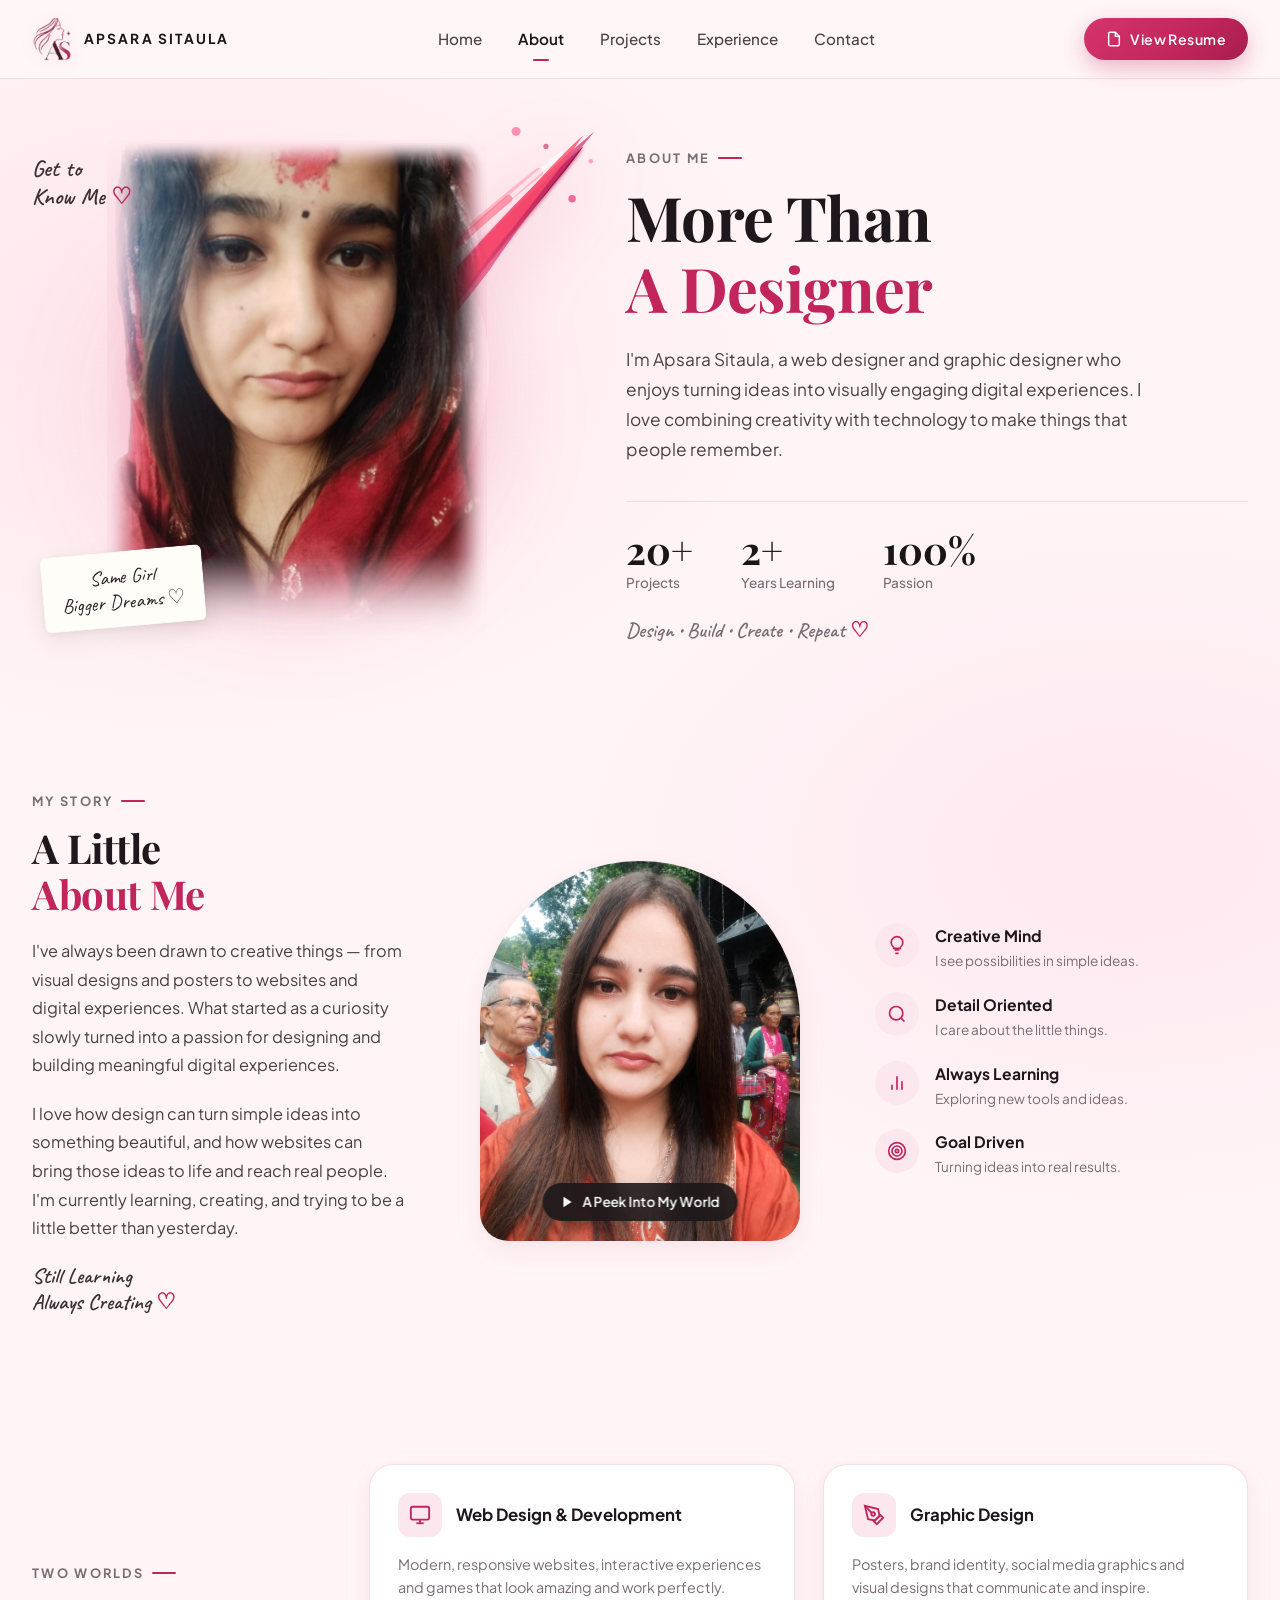
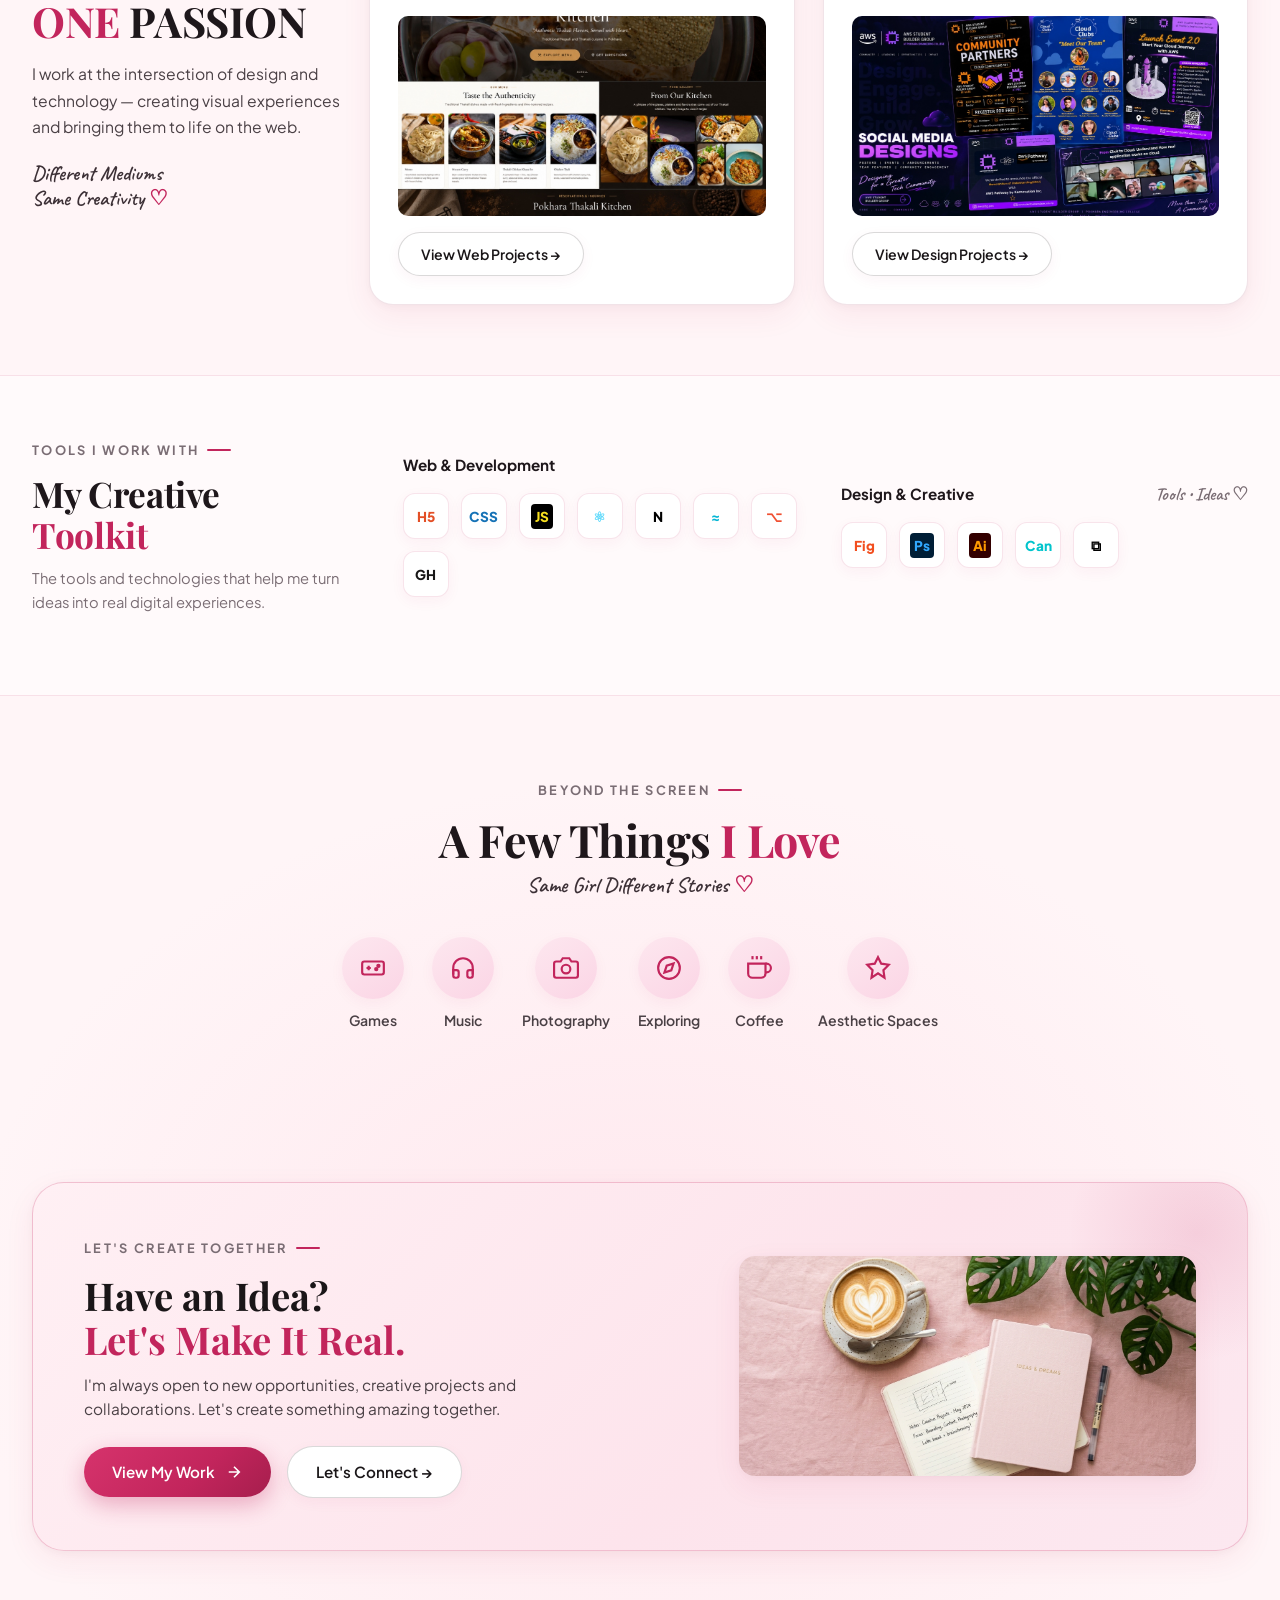
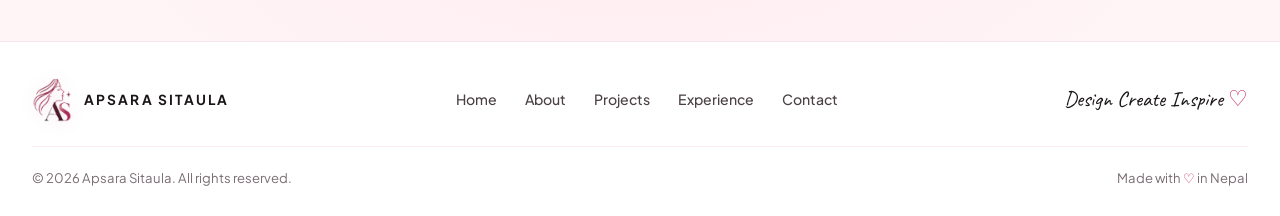
<file: about.html>
<!DOCTYPE html>
<html lang="en">
<head>
  <meta charset="UTF-8" />
  <meta name="viewport" content="width=device-width, initial-scale=1.0" />
  <title>About Me — Apsara Sitaula | Web & Graphic Designer</title>
  <meta name="description" content="Learn more about Apsara Sitaula — my creative approach, tools, story, and passions bridging web design and visual arts." />

  <!-- Favicon -->
  <link rel="icon" type="image/png" sizes="32x32" href="assets/favicon-32.png" />
  <link rel="icon" type="image/png" sizes="64x64" href="assets/favicon.png" />
  <link rel="apple-touch-icon" href="assets/favicon-192.png" />


  <!-- Google Fonts: Playfair Display, Plus Jakarta Sans & Caveat -->
  <link rel="preconnect" href="https://fonts.googleapis.com" />
  <link rel="preconnect" href="https://fonts.gstatic.com" crossorigin />
  <link href="https://fonts.googleapis.com/css2?family=Caveat:wght@600;700&family=Playfair+Display:ital,wght@0,600;0,700;0,800;1,600&family=Plus+Jakarta+Sans:wght@400;500;600;700;800&display=swap" rel="stylesheet" />

  <!-- Stylesheet -->
  <link rel="stylesheet" href="styles/main.css" />
</head>
<body>

  <!-- ==================== HEADER / NAVBAR ==================== -->
  <header class="site-header">
    <div class="container header-inner">
      <a href="index.html" class="brand" aria-label="Apsara Sitaula Homepage">
        <img src="assets/logo.png" alt="Apsara Sitaula Logo" class="brand-logo-img" />
        <span class="brand-name">APSARA SITAULA</span>
      </a>

      <nav class="nav-menu" aria-label="Main Navigation">
        <a href="index.html" class="nav-link">Home</a>
        <a href="about.html" class="nav-link active">About</a>
        <a href="projects.html" class="nav-link">Projects</a>
        <a href="experience.html" class="nav-link">Experience</a>
        <a href="contact.html" class="nav-link">Contact</a>
      </nav>

      <div class="header-actions">
        <a href="resume.html" class="btn-resume">
          <svg viewBox="0 0 24 24" fill="none" stroke="currentColor" stroke-width="2.2">
            <path d="M14 2H6a2 2 0 00-2 2v16a2 2 0 002 2h12a2 2 0 002-2V8z" />
            <path d="M14 2v6h6" />
          </svg>
          <span>View Resume</span>
        </a>

        <button class="mobile-toggle" id="mobileToggle" aria-label="Toggle mobile menu" aria-expanded="false">
          <span></span>
          <span></span>
          <span></span>
        </button>
      </div>
    </div>
  </header>

  <!-- Mobile Dropdown Drawer -->
  <div class="mobile-drawer" id="mobileDrawer">
    <a href="index.html" class="nav-link">Home</a>
    <a href="about.html" class="nav-link active">About</a>
    <a href="projects.html" class="nav-link">Projects</a>
    <a href="experience.html" class="nav-link">Experience</a>
    <a href="contact.html" class="nav-link">Contact</a>
    <a href="resume.html" class="btn-resume drawer-resume">
      <svg viewBox="0 0 24 24" fill="none" stroke="currentColor" stroke-width="2.2">
        <path d="M14 2H6a2 2 0 00-2 2v16a2 2 0 002 2h12a2 2 0 002-2V8z" />
        <path d="M14 2v6h6" />
        <line x1="16" y1="13" x2="8" y2="13" />
        <line x1="16" y1="17" x2="8" y2="17" />
        <line x1="10" y1="9" x2="8" y2="9" />
      </svg>
      <span>View Resume</span>
    </a>
  </div>

  <main>
    <!-- ==================== ABOUT HERO ==================== -->
    <section class="about-hero-section">
      <div class="container">
        <div class="about-hero-grid">
          <!-- Left: Portrait Stage with Sticky Note -->
          <div class="hero-portrait-stage" style="min-height: 480px;">
            <div class="brush-backdrop">
              <img src="assets/elements/brush-backdrop.svg" alt="Organic brush texture" class="brush-svg" />
            </div>

            <div class="portrait-photo-wrap">
              <img src="assets/profile-red-shawl.png" alt="Apsara Sitaula - About Me" />
            </div>

            <!-- Sticky Note & Hand-drawn text -->
            <div class="sticky-note tilt-left" style="bottom: 20px; left: 10px;">
              Same Girl<br />Bigger Dreams <span class="heart">♡</span>
            </div>

            <div class="floating-annotation" style="top: 15px; left: 0;">
              <div class="handwritten">
                Get to<br />Know Me <span class="heart">♡</span>
              </div>
            </div>
          </div>

          <!-- Right: Hero Copy & Stats -->
          <div class="about-hero-copy">
            <div class="eyebrow-tag">ABOUT ME</div>
            
            <h1 class="serif-title" style="font-size: clamp(2.8rem, 4.8vw, 4.4rem); margin-bottom: 20px;">
              More Than<br /><span class="highlight-rose">A Designer</span>
            </h1>

            <p style="font-size: 1.08rem; line-height: 1.75; color: var(--text-body); max-width: 520px; margin-bottom: 24px;">
              I'm Apsara Sitaula, a web designer and graphic designer who enjoys turning ideas into visually engaging digital experiences. I love combining creativity with technology to make things that people remember.
            </p>

            <div class="stats-row">
              <div class="stat-item">
                <div class="stat-num">20+</div>
                <div class="stat-label">Projects</div>
              </div>
              <div class="stat-item">
                <div class="stat-num">2+</div>
                <div class="stat-label">Years Learning</div>
              </div>
              <div class="stat-item">
                <div class="stat-num">100%</div>
                <div class="stat-label">Passion</div>
              </div>
            </div>

            <!-- Floating Handwritten Annotation -->
            <div class="handwritten" style="margin-top: 24px; font-size: 1.3rem; color: var(--text-muted);">
              Design • Build • Create • Repeat <span class="heart">♡</span>
            </div>
          </div>
        </div>
      </div>
    </section>

    <!-- ==================== MY STORY SECTION ==================== -->
    <section class="story-section">
      <div class="container">
        <div class="story-grid">
          <!-- Col 1: Story Narrative -->
          <div class="story-narrative">
            <div class="eyebrow-tag">MY STORY</div>
            <h2 class="serif-title" style="font-size: 2.5rem; margin-bottom: 20px;">
              A Little<br /><span class="highlight-rose">About Me</span>
            </h2>

            <p>
              I've always been drawn to creative things — from visual designs and posters to websites and digital experiences. What started as a curiosity slowly turned into a passion for designing and building meaningful digital experiences.
            </p>
            <p>
              I love how design can turn simple ideas into something beautiful, and how websites can bring those ideas to life and reach real people. I'm currently learning, creating, and trying to be a little better than yesterday.
            </p>

            <div class="handwritten" style="margin-top: 18px; font-size: 1.35rem;">
              Still Learning<br />Always Creating <span class="heart">♡</span>
            </div>
          </div>

          <!-- Col 2: Arch Photo Preview -->
          <div class="story-arch-wrap">
            <div class="story-arch-img">
              <img src="assets/profile.png" alt="Apsara Sitaula portrait" />
              <div class="peek-world-badge">
                <svg width="14" height="14" viewBox="0 0 24 24" fill="currentColor">
                  <polygon points="5 3 19 12 5 21 5 3" />
                </svg>
                <span>A Peek Into My World</span>
              </div>
            </div>
          </div>

          <!-- Col 3: 4 Trait Highlights -->
          <div class="story-traits">
            <div class="trait-card">
              <div class="trait-icon-circle">
                <svg width="20" height="20" viewBox="0 0 24 24" fill="none" stroke="currentColor" stroke-width="2">
                  <path d="M9 18h6M10 22h4M12 2a7 7 0 0 0-7 7c0 2.5 1.5 4.5 3 6v1h8v-1c1.5-1.5 3-3.5 3-6a7 7 0 0 0-7-7z" />
                </svg>
              </div>
              <div class="trait-text">
                <h5>Creative Mind</h5>
                <p>I see possibilities in simple ideas.</p>
              </div>
            </div>

            <div class="trait-card">
              <div class="trait-icon-circle">
                <svg width="20" height="20" viewBox="0 0 24 24" fill="none" stroke="currentColor" stroke-width="2">
                  <circle cx="11" cy="11" r="8" />
                  <line x1="21" y1="21" x2="16.65" y2="16.65" />
                </svg>
              </div>
              <div class="trait-text">
                <h5>Detail Oriented</h5>
                <p>I care about the little things.</p>
              </div>
            </div>

            <div class="trait-card">
              <div class="trait-icon-circle">
                <svg width="20" height="20" viewBox="0 0 24 24" fill="none" stroke="currentColor" stroke-width="2">
                  <line x1="18" y1="20" x2="18" y2="10" />
                  <line x1="12" y1="20" x2="12" y2="4" />
                  <line x1="6" y1="20" x2="6" y2="14" />
                </svg>
              </div>
              <div class="trait-text">
                <h5>Always Learning</h5>
                <p>Exploring new tools and ideas.</p>
              </div>
            </div>

            <div class="trait-card">
              <div class="trait-icon-circle">
                <svg width="20" height="20" viewBox="0 0 24 24" fill="none" stroke="currentColor" stroke-width="2">
                  <circle cx="12" cy="12" r="10" />
                  <circle cx="12" cy="12" r="6" />
                  <circle cx="12" cy="12" r="2" />
                </svg>
              </div>
              <div class="trait-text">
                <h5>Goal Driven</h5>
                <p>Turning ideas into real results.</p>
              </div>
            </div>
          </div>
        </div>
      </div>
    </section>

    <!-- ==================== TWO WORLDS ONE PASSION ==================== -->
    <section class="two-worlds-section">
      <div class="container">
        <div class="two-worlds-grid">
          <!-- Col 1: Overview Text -->
          <div>
            <div class="eyebrow-tag">TWO WORLDS</div>
            <h2 class="serif-title" style="font-size: 2.6rem; margin-bottom: 16px;">
              <span class="highlight-rose">ONE</span> PASSION
            </h2>
            <p style="color: var(--text-body); font-size: 0.98rem; line-height: 1.7; margin-bottom: 20px;">
              I work at the intersection of design and technology — creating visual experiences and bringing them to life on the web.
            </p>
            <div class="handwritten" style="font-size: 1.3rem;">
              Different Mediums<br />Same Creativity <span class="heart">♡</span>
            </div>
          </div>

          <!-- Col 2: Web Design Card -->
          <div class="discipline-card">
            <div class="discipline-header">
              <div class="discipline-icon-box">
                <svg width="22" height="22" viewBox="0 0 24 24" fill="none" stroke="currentColor" stroke-width="2">
                  <rect x="2" y="3" width="20" height="14" rx="2" />
                  <line x1="8" y1="21" x2="16" y2="21" />
                  <line x1="12" y1="17" x2="12" y2="21" />
                </svg>
              </div>
              <h4>Web Design & Development</h4>
            </div>
            <p>
              Modern, responsive websites, interactive experiences and games that look amazing and work perfectly.
            </p>
            <div class="discipline-preview-frame">
              <img src="assets/projects/pokhara-thakali-kitchen.jpg" alt="Web Design Preview" loading="lazy" />
            </div>
            <a href="projects.html" class="btn btn-secondary" style="align-self: flex-start; padding: 10px 22px; font-size: 0.88rem;">
              <span>View Web Projects →</span>
            </a>
          </div>

          <!-- Col 3: Graphic Design Card -->
          <div class="discipline-card">
            <div class="discipline-header">
              <div class="discipline-icon-box">
                <svg width="22" height="22" viewBox="0 0 24 24" fill="none" stroke="currentColor" stroke-width="2">
                  <path d="M12 19l7-7 3 3-7 7-3-3z" />
                  <path d="M18 13l-1.5-7.5L2 2l3.5 14.5L13 18l5-5z" />
                  <path d="M2 2l7.586 7.586" />
                  <circle cx="11" cy="11" r="2" />
                </svg>
              </div>
              <h4>Graphic Design</h4>
            </div>
            <p>
              Posters, brand identity, social media graphics and visual designs that communicate and inspire.
            </p>
            <div class="discipline-preview-frame">
              <img src="assets/projects/aws-cloud-clubs.jpg" alt="Graphic Design Preview — AWS Cloud Clubs" loading="lazy" />
            </div>
            <a href="projects.html" class="btn btn-secondary" style="align-self: flex-start; padding: 10px 22px; font-size: 0.88rem;">
              <span>View Design Projects →</span>
            </a>
          </div>
        </div>
      </div>
    </section>

    <!-- ==================== TOOLS & CREATIVE TOOLKIT ==================== -->
    <section class="toolkit-section">
      <div class="container">
        <div class="toolkit-grid">
          <!-- Intro -->
          <div class="toolkit-col">
            <div class="eyebrow-tag">TOOLS I WORK WITH</div>
            <h3 class="serif-title" style="font-size: 2.2rem; margin-bottom: 12px;">
              My Creative<br /><span class="highlight-rose">Toolkit</span>
            </h3>
            <p style="font-size: 0.92rem; color: var(--text-muted); line-height: 1.6;">
              The tools and technologies that help me turn ideas into real digital experiences.
            </p>
          </div>

          <!-- Web & Dev Tools -->
          <div class="toolkit-col">
            <h4>Web & Development</h4>
            <div class="tool-badge-row">
              <div class="tool-badge" title="HTML5"><span style="font-weight: 800; font-size: 0.85rem; color: #E34F26;">H5</span></div>
              <div class="tool-badge" title="CSS3"><span style="font-weight: 800; font-size: 0.85rem; color: #1572B6;">CSS</span></div>
              <div class="tool-badge" title="JavaScript"><span style="font-weight: 800; font-size: 0.85rem; color: #F7DF1E; background: #000; padding: 2px 4px; border-radius: 4px;">JS</span></div>
              <div class="tool-badge" title="React"><span style="font-weight: 800; font-size: 0.85rem; color: #61DAFB;">⚛</span></div>
              <div class="tool-badge" title="Next.js"><span style="font-weight: 800; font-size: 0.85rem; color: #000000;">N</span></div>
              <div class="tool-badge" title="Tailwind CSS"><span style="font-weight: 800; font-size: 0.85rem; color: #06B6D4;">≈</span></div>
              <div class="tool-badge" title="Git"><span style="font-weight: 800; font-size: 0.85rem; color: #F05032;">⌥</span></div>
              <div class="tool-badge" title="GitHub"><span style="font-weight: 800; font-size: 0.85rem; color: #181717;">GH</span></div>
            </div>
          </div>

          <!-- Design & Creative Tools -->
          <div class="toolkit-col">
            <div style="display: flex; justify-content: space-between; align-items: center; margin-bottom: 16px;">
              <h4 style="margin-bottom: 0;">Design & Creative</h4>
              <span class="handwritten" style="font-size: 1.15rem; color: var(--text-muted);">Tools • Ideas ♡</span>
            </div>
            <div class="tool-badge-row">
              <div class="tool-badge" title="Figma"><span style="font-weight: 800; font-size: 0.85rem; color: #F24E1E;">Fig</span></div>
              <div class="tool-badge" title="Photoshop"><span style="font-weight: 800; font-size: 0.85rem; color: #31A8FF; background: #001E36; padding: 2px 4px; border-radius: 4px;">Ps</span></div>
              <div class="tool-badge" title="Illustrator"><span style="font-weight: 800; font-size: 0.85rem; color: #FF9A00; background: #330000; padding: 2px 4px; border-radius: 4px;">Ai</span></div>
              <div class="tool-badge" title="Canva"><span style="font-weight: 800; font-size: 0.85rem; color: #00C4CC;">Can</span></div>
              <div class="tool-badge" title="CapCut"><span style="font-weight: 800; font-size: 0.85rem; color: #000000;">⧉</span></div>
            </div>
          </div>
        </div>
      </div>
    </section>

    <!-- ==================== BEYOND THE SCREEN ==================== -->
    <section class="beyond-section">
      <div class="container">
        <div class="beyond-section-header">
          <div class="eyebrow-tag">BEYOND THE SCREEN</div>
          <h2 class="serif-title" style="font-size: 2.8rem;">
            A Few Things <span class="highlight-rose">I Love</span>
          </h2>
          <div class="handwritten" style="font-size: 1.35rem; margin-top: 6px;">
            Same Girl Different Stories <span class="heart">♡</span>
          </div>
        </div>

        <div class="interest-pills-row">
          <div class="interest-item">
            <div class="interest-circle">
              <svg width="26" height="26" viewBox="0 0 24 24" fill="none" stroke="currentColor" stroke-width="2">
                <rect x="2" y="6" width="20" height="12" rx="2" />
                <path d="M6 12h4m-2-2v4" />
                <circle cx="17" cy="10" r="1" fill="currentColor" />
                <circle cx="15" cy="13" r="1" fill="currentColor" />
              </svg>
            </div>
            <span>Games</span>
          </div>

          <div class="interest-item">
            <div class="interest-circle">
              <svg width="26" height="26" viewBox="0 0 24 24" fill="none" stroke="currentColor" stroke-width="2">
                <path d="M3 18v-6a9 9 0 0 1 18 0v6" />
                <path d="M21 19a2 2 0 0 1-2 2h-1a2 2 0 0 1-2-2v-3a2 2 0 0 1 2-2h3zM3 19a2 2 0 0 0 2 2h1a2 2 0 0 0 2-2v-3a2 2 0 0 0-2-2H3z" />
              </svg>
            </div>
            <span>Music</span>
          </div>

          <div class="interest-item">
            <div class="interest-circle">
              <svg width="26" height="26" viewBox="0 0 24 24" fill="none" stroke="currentColor" stroke-width="2">
                <path d="M23 19a2 2 0 0 1-2 2H3a2 2 0 0 1-2-2V8a2 2 0 0 1 2-2h4l2-3h6l2 3h4a2 2 0 0 1 2 2z" />
                <circle cx="12" cy="13" r="4" />
              </svg>
            </div>
            <span>Photography</span>
          </div>

          <div class="interest-item">
            <div class="interest-circle">
              <svg width="26" height="26" viewBox="0 0 24 24" fill="none" stroke="currentColor" stroke-width="2">
                <circle cx="12" cy="12" r="10" />
                <polygon points="16.24 7.76 14.12 14.12 7.76 16.24 9.88 9.88 16.24 7.76" />
              </svg>
            </div>
            <span>Exploring</span>
          </div>

          <div class="interest-item">
            <div class="interest-circle">
              <svg width="26" height="26" viewBox="0 0 24 24" fill="none" stroke="currentColor" stroke-width="2">
                <path d="M18 8h1a4 4 0 0 1 0 8h-1" />
                <path d="M2 8h16v9a4 4 0 0 1-4 4H6a4 4 0 0 1-4-4V8z" />
                <line x1="6" y1="1" x2="6" y2="4" />
                <line x1="10" y1="1" x2="10" y2="4" />
                <line x1="14" y1="1" x2="14" y2="4" />
              </svg>
            </div>
            <span>Coffee</span>
          </div>

          <div class="interest-item">
            <div class="interest-circle">
              <svg width="26" height="26" viewBox="0 0 24 24" fill="none" stroke="currentColor" stroke-width="2">
                <path d="M12 2L15 8L22 9L17 14L18 21L12 17L6 21L7 14L2 9L9 8L12 2Z" />
              </svg>
            </div>
            <span>Aesthetic Spaces</span>
          </div>
        </div>
      </div>
    </section>

    <!-- ==================== BOTTOM BANNER ==================== -->
    <section class="bottom-cta-section">
      <div class="container">
        <div class="bottom-cta-banner">
          <div class="bottom-cta-copy">
            <div class="eyebrow-tag">LET'S CREATE TOGETHER</div>
            <h3>Have an Idea?<br /><span class="highlight-rose">Let's Make It Real.</span></h3>
            <p>
              I'm always open to new opportunities, creative projects and collaborations. Let's create something amazing together.
            </p>
            <div class="bottom-cta-actions">
              <a href="projects.html" class="btn btn-primary">
                <span>View My Work</span>
                <svg width="18" height="18" viewBox="0 0 24 24" fill="none" stroke="currentColor" stroke-width="2.2">
                  <path d="M5 12h14M12 5l7 7-7 7" />
                </svg>
              </a>
              <a href="contact.html" class="btn btn-secondary">
                <span>Let's Connect →</span>
              </a>
            </div>
          </div>

          <div class="bottom-cta-flatlay-wrap">
            <img src="assets/elements/desk-flatlay.jpg" alt="Creative Desk Flatlay" loading="lazy" />
          </div>
        </div>
      </div>
    </section>
  </main>

  <!-- ==================== FOOTER ==================== -->
  <footer class="site-footer">
    <div class="container">
      <div class="footer-top">
        <div class="brand">
          <img src="assets/logo.png" alt="Apsara Sitaula Logo" class="brand-logo-img" />
          <span class="brand-name">APSARA SITAULA</span>
        </div>

        <nav class="footer-nav">
          <a href="index.html">Home</a>
          <a href="about.html">About</a>
          <a href="projects.html">Projects</a>
          <a href="experience.html">Experience</a>
          <a href="contact.html">Contact</a>
        </nav>

        <div class="footer-inspire">
          Design Create Inspire <span class="heart" style="color: var(--primary);">♡</span>
        </div>
      </div>

      <div class="footer-bottom">
        <div>© 2026 Apsara Sitaula. All rights reserved.</div>
        <div>Made with <span style="color: var(--primary);">♡</span> in Nepal</div>
      </div>
    </div>
  </footer>

  <script src="js/main.js"></script>
</body>
</html>
</file>
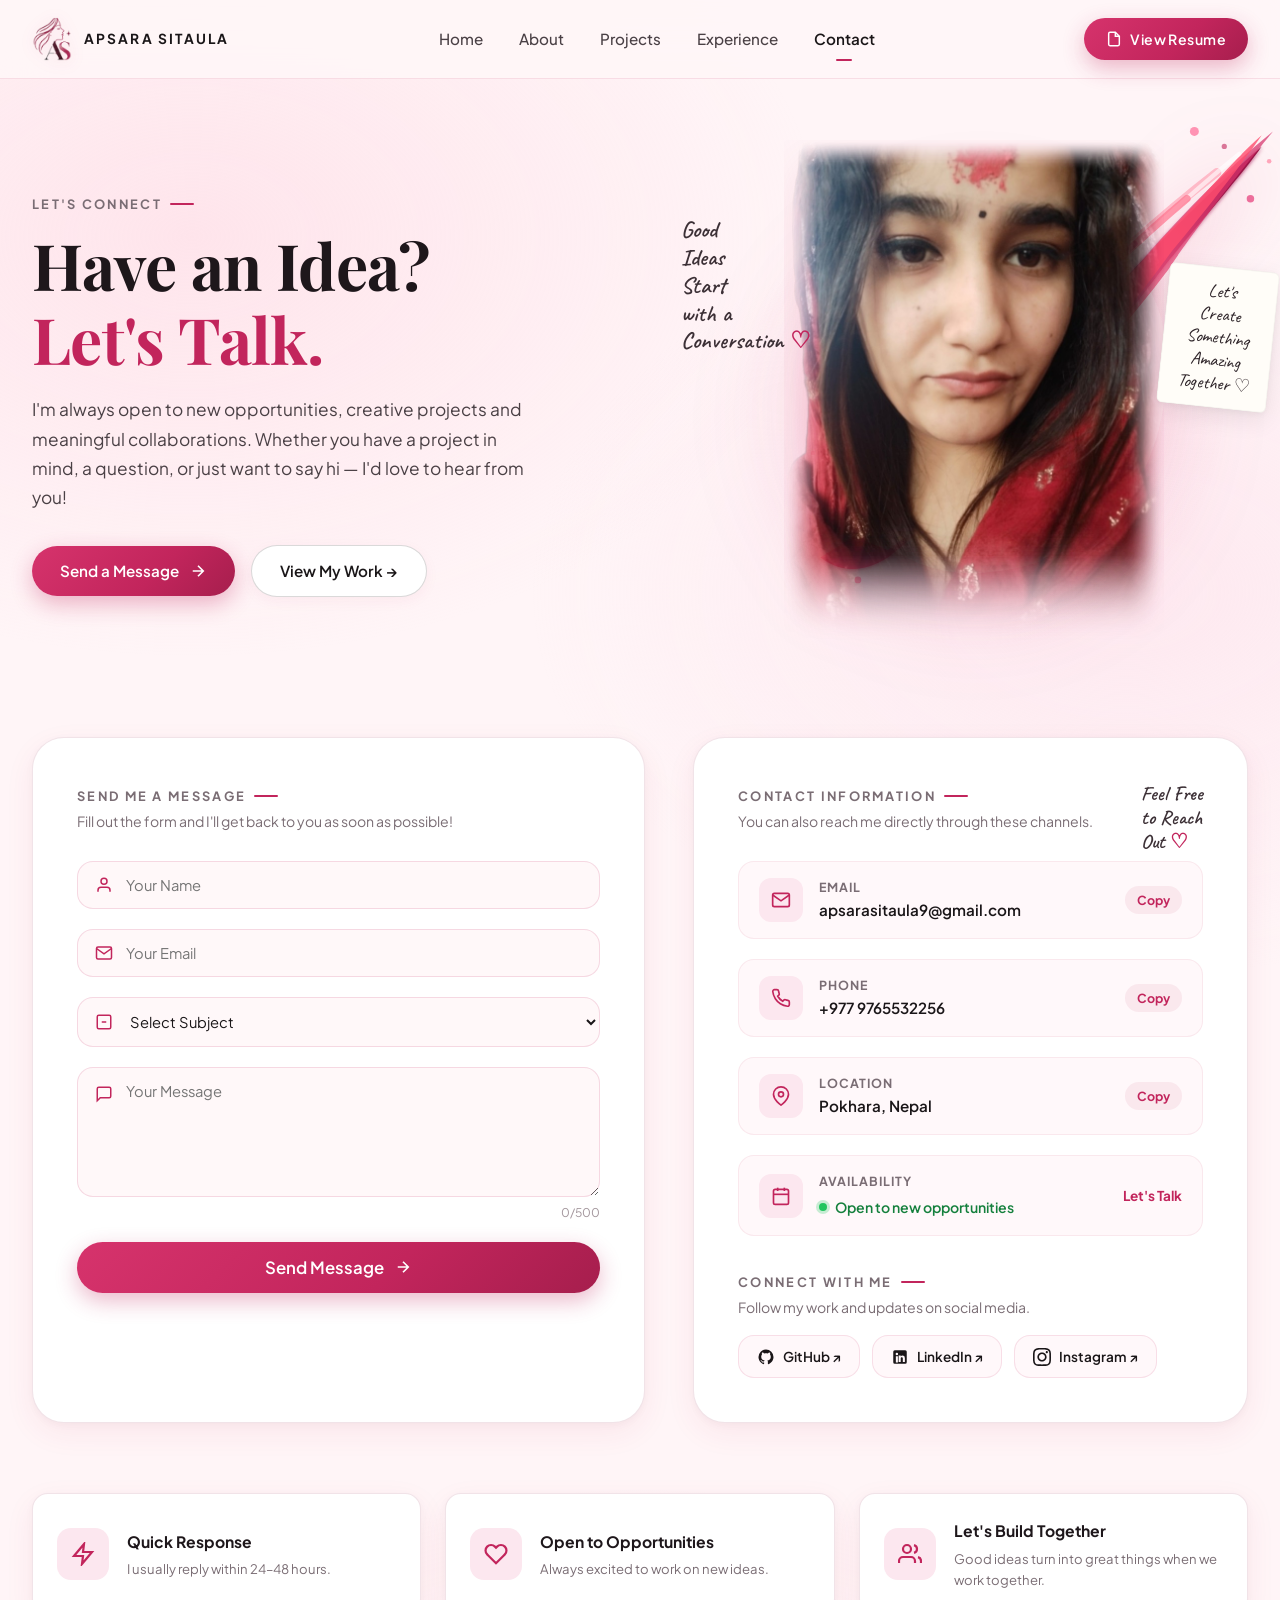
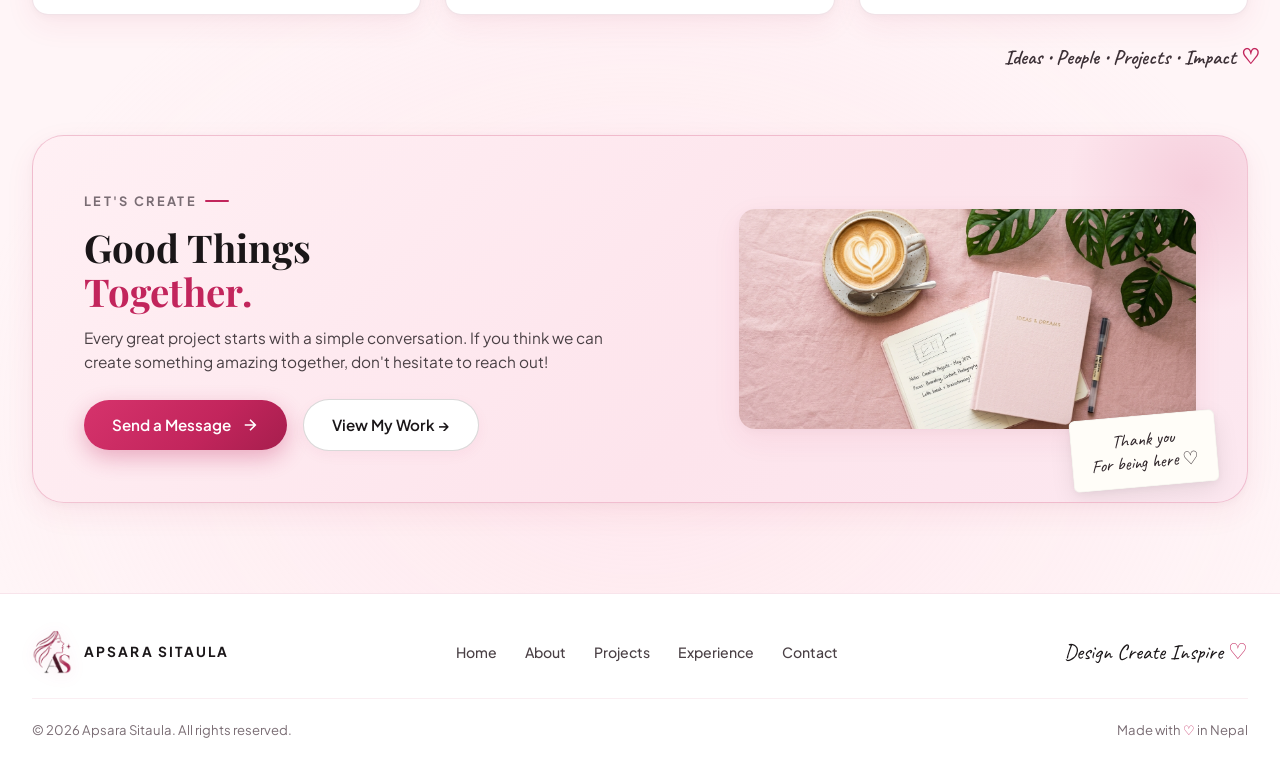
<file: contact.html>
<!DOCTYPE html>
<html lang="en">
<head>
  <meta charset="UTF-8" />
  <meta name="viewport" content="width=device-width, initial-scale=1.0" />
  <title>Contact & Connect — Apsara Sitaula | Web & Graphic Designer</title>
  <meta name="description" content="Get in touch with Apsara Sitaula for web design, graphic design, collaborations, or project inquiries. Located in Pokhara, Nepal." />

  <!-- Favicon -->
  <link rel="icon" type="image/png" sizes="32x32" href="assets/favicon-32.png" />
  <link rel="icon" type="image/png" sizes="64x64" href="assets/favicon.png" />
  <link rel="apple-touch-icon" href="assets/favicon-192.png" />


  <!-- Google Fonts: Playfair Display, Plus Jakarta Sans & Caveat -->
  <link rel="preconnect" href="https://fonts.googleapis.com" />
  <link rel="preconnect" href="https://fonts.gstatic.com" crossorigin />
  <link href="https://fonts.googleapis.com/css2?family=Caveat:wght@600;700&family=Playfair+Display:ital,wght@0,600;0,700;0,800;1,600&family=Plus+Jakarta+Sans:wght@400;500;600;700;800&display=swap" rel="stylesheet" />

  <!-- Stylesheet -->
  <link rel="stylesheet" href="styles/main.css" />
</head>
<body>

  <!-- ==================== HEADER / NAVBAR ==================== -->
  <header class="site-header">
    <div class="container header-inner">
      <a href="index.html" class="brand" aria-label="Apsara Sitaula Homepage">
        <img src="assets/logo.png" alt="Apsara Sitaula Logo" class="brand-logo-img" />
        <span class="brand-name">APSARA SITAULA</span>
      </a>

      <nav class="nav-menu" aria-label="Main Navigation">
        <a href="index.html" class="nav-link">Home</a>
        <a href="about.html" class="nav-link">About</a>
        <a href="projects.html" class="nav-link">Projects</a>
        <a href="experience.html" class="nav-link">Experience</a>
        <a href="contact.html" class="nav-link active">Contact</a>
      </nav>

      <div class="header-actions">
        <a href="resume.html" class="btn-resume">
          <svg viewBox="0 0 24 24" fill="none" stroke="currentColor" stroke-width="2.2">
            <path d="M14 2H6a2 2 0 00-2 2v16a2 2 0 002 2h12a2 2 0 002-2V8z" />
            <path d="M14 2v6h6" />
          </svg>
          <span>View Resume</span>
        </a>

        <button class="mobile-toggle" id="mobileToggle" aria-label="Toggle mobile menu" aria-expanded="false">
          <span></span>
          <span></span>
          <span></span>
        </button>
      </div>
    </div>
  </header>

  <!-- Mobile Dropdown Drawer -->
  <div class="mobile-drawer" id="mobileDrawer">
    <a href="index.html" class="nav-link">Home</a>
    <a href="about.html" class="nav-link">About</a>
    <a href="projects.html" class="nav-link">Projects</a>
    <a href="experience.html" class="nav-link">Experience</a>
    <a href="contact.html" class="nav-link active">Contact</a>
    <a href="resume.html" class="btn-resume drawer-resume">
      <svg viewBox="0 0 24 24" fill="none" stroke="currentColor" stroke-width="2.2">
        <path d="M14 2H6a2 2 0 00-2 2v16a2 2 0 002 2h12a2 2 0 002-2V8z" />
        <path d="M14 2v6h6" />
        <line x1="16" y1="13" x2="8" y2="13" />
        <line x1="16" y1="17" x2="8" y2="17" />
        <line x1="10" y1="9" x2="8" y2="9" />
      </svg>
      <span>View Resume</span>
    </a>
  </div>

  <main>
    <!-- ==================== CONTACT HERO ==================== -->
    <section class="contact-hero-section">
      <div class="container">
        <div class="hero-grid">
          <!-- Left Content -->
          <div>
            <div class="eyebrow-tag">LET'S CONNECT</div>
            
            <h1 class="serif-title" style="font-size: clamp(2.8rem, 5vw, 4.8rem); margin-bottom: 20px;">
              Have an Idea?<br /><span class="highlight-rose">Let's Talk.</span>
            </h1>

            <p style="font-size: 1.08rem; color: var(--text-body); max-width: 500px; line-height: 1.7; margin-bottom: 32px;">
              I'm always open to new opportunities, creative projects and meaningful collaborations. Whether you have a project in mind, a question, or just want to say hi — I'd love to hear from you!
            </p>

            <div class="hero-buttons">
              <a href="#message-form" class="btn btn-primary">
                <span>Send a Message</span>
                <svg width="18" height="18" viewBox="0 0 24 24" fill="none" stroke="currentColor" stroke-width="2.2">
                  <path d="M5 12h14M12 5l7 7-7 7" />
                </svg>
              </a>
              <a href="projects.html" class="btn btn-secondary">
                <span>View My Work →</span>
              </a>
            </div>
          </div>

          <!-- Right Portrait Stage with Brush & Annotations -->
          <div class="hero-portrait-stage" style="min-height: 460px;">
            <div class="brush-backdrop">
              <img src="assets/elements/brush-backdrop.svg" alt="Brush texture" class="brush-svg" />
            </div>

            <div class="portrait-photo-wrap">
              <img src="assets/profile-red-shawl.png" alt="Apsara Sitaula - Let's Connect" />
            </div>

            <div class="floating-annotation" style="top: 15%; left: -20px;">
              <div class="handwritten">
                Good<br />Ideas<br />Start<br />with a<br />Conversation <span class="heart">♡</span>
              </div>
            </div>

            <div class="sticky-note tilt-right" style="top: 25%; right: -25px; font-size: 1.15rem; max-width: 170px;">
              Let's<br />Create<br />Something<br />Amazing<br />Together <span class="heart">♡</span>
            </div>
          </div>
        </div>
      </div>
    </section>

    <!-- ==================== CONTACT MAIN GRID ==================== -->
    <section class="container" id="message-form">
      <div class="contact-main-grid">
        
        <!-- Left: Form -->
        <div class="contact-box">
          <div class="contact-box-header">
            <div class="eyebrow-tag" style="margin-bottom: 4px;">SEND ME A MESSAGE</div>
            <p>Fill out the form and I'll get back to you as soon as possible!</p>
          </div>

          <form id="contactForm" novalidate>
            <!-- Honeypot field for bot spam protection -->
            <div style="display: none !important;" aria-hidden="true">
              <label for="contactGotcha">Leave this field blank</label>
              <input type="text" id="contactGotcha" name="_gotcha" tabindex="-1" autocomplete="off" />
            </div>

            <div class="form-group">
              <div class="input-icon-wrap">
                <svg class="input-icon" viewBox="0 0 24 24" fill="none" stroke="currentColor" stroke-width="2">
                  <path d="M20 21v-2a4 4 0 0 0-4-4H8a4 4 0 0 0-4 4v2" />
                  <circle cx="12" cy="7" r="4" />
                </svg>
                <input type="text" id="contactName" class="form-control" placeholder="Your Name" required />
              </div>
            </div>

            <div class="form-group">
              <div class="input-icon-wrap">
                <svg class="input-icon" viewBox="0 0 24 24" fill="none" stroke="currentColor" stroke-width="2">
                  <path d="M4 4h16c1.1 0 2 .9 2 2v12c0 1.1-.9 2-2 2H4c-1.1 0-2-.9-2-2V6c0-1.1.9-2 2-2z" />
                  <polyline points="22,6 12,13 2,6" />
                </svg>
                <input type="email" id="contactEmail" class="form-control" placeholder="Your Email" required />
              </div>
            </div>

            <div class="form-group">
              <div class="input-icon-wrap">
                <svg class="input-icon" viewBox="0 0 24 24" fill="none" stroke="currentColor" stroke-width="2">
                  <rect x="3" y="3" width="18" height="18" rx="2" />
                  <path d="M9 12h6" />
                </svg>
                <select id="contactSubject" class="form-control" required>
                  <option value="" disabled selected>Select Subject</option>
                  <option value="web-design">Web Design & Development</option>
                  <option value="graphic-design">Graphic Design & Branding</option>
                  <option value="game-dev">Game / Interactive Project</option>
                  <option value="general">General Collaboration / Inquiries</option>
                </select>
              </div>
            </div>

            <div class="form-group">
              <div class="input-icon-wrap">
                <svg class="input-icon" style="top: 18px;" viewBox="0 0 24 24" fill="none" stroke="currentColor" stroke-width="2">
                  <path d="M21 15a2 2 0 0 1-2 2H7l-4 4V5a2 2 0 0 1 2-2h14a2 2 0 0 1 2 2z" />
                </svg>
                <textarea id="contactMessage" class="form-control" placeholder="Your Message" maxlength="500" required></textarea>
              </div>
              <div class="char-counter" id="charCount">0/500</div>
            </div>

            <button type="submit" class="btn btn-primary" style="width: 100%; padding: 15px; font-size: 1.05rem;">
              <span>Send Message</span>
              <svg width="18" height="18" viewBox="0 0 24 24" fill="none" stroke="currentColor" stroke-width="2.2">
                <path d="M5 12h14M12 5l7 7-7 7" />
              </svg>
            </button>
          </form>
        </div>

        <!-- Right: Contact Information & Socials -->
        <div class="contact-box">
          <div class="contact-box-header" style="position: relative;">
            <div class="eyebrow-tag" style="margin-bottom: 4px;">CONTACT INFORMATION</div>
            <p>You can also reach me directly through these channels.</p>

            <div class="handwritten" style="position: absolute; right: 0; top: 0; font-size: 1.25rem;">
              Feel Free<br />to Reach<br />Out <span class="heart">♡</span>
            </div>
          </div>

          <div class="contact-info-list">
            <!-- Email -->
            <div class="info-item">
              <div class="info-item-left">
                <div class="info-icon-box">
                  <svg width="20" height="20" viewBox="0 0 24 24" fill="none" stroke="currentColor" stroke-width="2">
                    <path d="M4 4h16c1.1 0 2 .9 2 2v12c0 1.1-.9 2-2 2H4c-1.1 0-2-.9-2-2V6c0-1.1.9-2 2-2z" />
                    <polyline points="22,6 12,13 2,6" />
                  </svg>
                </div>
                <div class="info-text">
                  <div class="info-label">Email</div>
                  <div class="info-val">apsarasitaula9@gmail.com</div>
                </div>
              </div>
              <button class="btn-copy" data-copy="apsarasitaula9@gmail.com" title="Copy email address">
                Copy
              </button>
            </div>

            <!-- Phone -->
            <div class="info-item">
              <div class="info-item-left">
                <div class="info-icon-box">
                  <svg width="20" height="20" viewBox="0 0 24 24" fill="none" stroke="currentColor" stroke-width="2">
                    <path d="M22 16.92v3a2 2 0 0 1-2.18 2 19.79 19.79 0 0 1-8.63-3.07 19.5 19.5 0 0 1-6-6 19.79 19.79 0 0 1-3.07-8.67A2 2 0 0 1 4.11 2h3a2 2 0 0 1 2 1.72 12.84 12.84 0 0 0 .7 2.81 2 2 0 0 1-.45 2.11L8.09 9.91a16 16 0 0 0 6 6l1.27-1.27a2 2 0 0 1 2.11-.45 12.84 12.84 0 0 0 2.81.7A2 2 0 0 1 22 16.92z" />
                  </svg>
                </div>
                <div class="info-text">
                  <div class="info-label">Phone</div>
                  <div class="info-val"><a href="tel:+9779765532256" style="color: inherit; text-decoration: none;">+977 9765532256</a></div>
                </div>
              </div>
              <button class="btn-copy" data-copy="+977 9765532256" title="Copy phone number">
                Copy
              </button>
            </div>

            <!-- Location -->
            <div class="info-item">
              <div class="info-item-left">
                <div class="info-icon-box">
                  <svg width="20" height="20" viewBox="0 0 24 24" fill="none" stroke="currentColor" stroke-width="2">
                    <path d="M21 10c0 7-9 13-9 13s-9-6-9-13a9 9 0 0 1 18 0z" />
                    <circle cx="12" cy="10" r="3" />
                  </svg>
                </div>
                <div class="info-text">
                  <div class="info-label">Location</div>
                  <div class="info-val">Pokhara, Nepal</div>
                </div>
              </div>
              <button class="btn-copy" data-copy="Pokhara, Nepal" title="Copy location">
                Copy
              </button>
            </div>

            <!-- Availability -->
            <div class="info-item">
              <div class="info-item-left">
                <div class="info-icon-box">
                  <svg width="20" height="20" viewBox="0 0 24 24" fill="none" stroke="currentColor" stroke-width="2">
                    <rect x="3" y="4" width="18" height="18" rx="2" ry="2" />
                    <line x1="16" y1="2" x2="16" y2="6" />
                    <line x1="8" y1="2" x2="8" y2="6" />
                    <line x1="3" y1="10" x2="21" y2="10" />
                  </svg>
                </div>
                <div class="info-text">
                  <div class="info-label">Availability</div>
                  <div class="availability-tag">
                    <span class="status-dot"></span>
                    <span>Open to new opportunities</span>
                  </div>
                </div>
              </div>
              <span style="font-size: 0.85rem; font-weight: 700; color: var(--primary);">Let's Talk</span>
            </div>
          </div>

          <!-- Connect with Me -->
          <div style="margin-top: 32px;">
            <div class="eyebrow-tag" style="margin-bottom: 4px;">CONNECT WITH ME</div>
            <p style="font-size: 0.88rem; color: var(--text-muted);">Follow my work and updates on social media.</p>

            <div class="social-pills-row">
              <a href="https://github.com/apsarasitaula9-dot" target="_blank" rel="noopener noreferrer" class="social-pill">
                <svg width="18" height="18" viewBox="0 0 24 24" fill="currentColor">
                  <path d="M12 2A10 10 0 0 0 2 12c0 4.42 2.87 8.17 6.84 9.5.5.08.66-.23.66-.5v-1.69c-2.77.6-3.36-1.34-3.36-1.34-.46-1.16-1.11-1.47-1.11-1.47-.91-.62.07-.6.07-.6 1 .07 1.53 1.03 1.53 1.03.87 1.52 2.34 1.07 2.91.83.1-.65.35-1.09.63-1.34-2.22-.25-4.55-1.11-4.55-4.92 0-1.11.38-2 1.03-2.71-.1-.25-.45-1.29.1-2.64 0 0 .84-.27 2.75 1.02.79-.22 1.65-.33 2.5-.33.85 0 1.71.11 2.5.33 1.91-1.29 2.75-1.02 2.75-1.02.55 1.35.2 2.39.1 2.64.65.71 1.03 1.6 1.03 2.71 0 3.82-2.34 4.66-4.57 4.91.36.31.69.92.69 1.85V21c0 .27.16.59.67.5C19.14 20.16 22 16.42 22 12A10 10 0 0 0 12 2z" />
                </svg>
                <span>GitHub ↗</span>
              </a>

              <a href="https://www.linkedin.com/in/apsara-sitaula-62441528b/" target="_blank" rel="noopener noreferrer" class="social-pill">
                <svg width="18" height="18" viewBox="0 0 24 24" fill="currentColor">
                  <path d="M19 3a2 2 0 0 1 2 2v14a2 2 0 0 1-2 2H5a2 2 0 0 1-2-2V5a2 2 0 0 1 2-2h14m-.5 15.5v-5.3a3.26 3.26 0 0 0-3.26-3.26c-.85 0-1.84.52-2.28 1.3v-1.11h-2.79v8.37h2.79v-4.93c0-.77.62-1.4 1.39-1.4a1.4 1.4 0 0 1 1.4 1.4v4.93h2.75M6.46 10.9v8.37H9.2V10.9H6.46M7.83 6.4a1.64 1.64 0 1 0 0 3.28 1.64 1.64 0 0 0 0-3.28z" />
                </svg>
                <span>LinkedIn ↗</span>
              </a>

              <a href="https://www.instagram.com/apsara_sitaula7/" target="_blank" rel="noopener noreferrer" class="social-pill">
                <svg width="18" height="18" viewBox="0 0 24 24" fill="currentColor">
                  <path d="M12 2.163c3.204 0 3.584.012 4.85.07 3.252.148 4.771 1.691 4.919 4.919.058 1.265.069 1.645.069 4.849 0 3.205-.012 3.584-.069 4.849-.149 3.225-1.664 4.771-4.919 4.919-1.266.058-1.644.07-4.85.07-3.204 0-3.584-.012-4.849-.07-3.26-.149-4.771-1.699-4.919-4.92-.058-1.265-.07-1.644-.07-4.849 0-3.204.013-3.583.07-4.849.149-3.227 1.664-4.771 4.919-4.919 1.266-.057 1.645-.069 4.849-.069zm0-2.163c-3.259 0-3.667.014-4.947.072-4.358.2-6.78 2.618-6.98 6.98-.059 1.281-.073 1.689-.073 4.948 0 3.259.014 3.668.072 4.948.2 4.358 2.618 6.78 6.98 6.98 1.281.058 1.689.072 4.948.072 3.259 0 3.668-.014 4.948-.072 4.354-.2 6.782-2.618 6.979-6.98.059-1.28.073-1.689.073-4.948 0-3.259-.014-3.667-.072-4.947-.196-4.354-2.617-6.78-6.979-6.98-1.281-.059-1.69-.073-4.949-.073zm0 5.838c-3.403 0-6.162 2.759-6.162 6.162s2.759 6.163 6.162 6.163 6.162-2.759 6.162-6.163c0-3.403-2.759-6.162-6.162-6.162zm0 10.162c-2.209 0-4-1.79-4-4 0-2.209 1.791-4 4-4s4 1.791 4 4c0 2.21-1.791 4-4 4zm6.406-11.845c-.796 0-1.441.645-1.441 1.44s.645 1.44 1.441 1.44c.795 0 1.439-.645 1.439-1.44s-.644-1.44-1.439-1.44z" />
                </svg>
                <span>Instagram ↗</span>
              </a>
            </div>
          </div>
        </div>

      </div>
    </section>

    <!-- ==================== THREE ASSURANCE CARDS ==================== -->
    <section class="container" style="position: relative;">
      <div class="assurance-row">
        <!-- Card 1 -->
        <div class="assurance-card">
          <div class="assurance-icon">
            <svg width="24" height="24" viewBox="0 0 24 24" fill="none" stroke="currentColor" stroke-width="2.2">
              <polygon points="13 2 3 14 12 14 11 22 21 10 12 10 13 2" />
            </svg>
          </div>
          <div class="assurance-text">
            <h5>Quick Response</h5>
            <p>I usually reply within 24–48 hours.</p>
          </div>
        </div>

        <!-- Card 2 -->
        <div class="assurance-card">
          <div class="assurance-icon">
            <svg width="24" height="24" viewBox="0 0 24 24" fill="none" stroke="currentColor" stroke-width="2.2">
              <path d="M20.84 4.61a5.5 5.5 0 0 0-7.78 0L12 5.67l-1.06-1.06a5.5 5.5 0 0 0-7.78 7.78l1.06 1.06L12 21.23l7.78-7.78 1.06-1.06a5.5 5.5 0 0 0 0-7.78z" />
            </svg>
          </div>
          <div class="assurance-text">
            <h5>Open to Opportunities</h5>
            <p>Always excited to work on new ideas.</p>
          </div>
        </div>

        <!-- Card 3 -->
        <div class="assurance-card">
          <div class="assurance-icon">
            <svg width="24" height="24" viewBox="0 0 24 24" fill="none" stroke="currentColor" stroke-width="2.2">
              <path d="M17 21v-2a4 4 0 0 0-4-4H5a4 4 0 0 0-4 4v2" />
              <circle cx="9" cy="7" r="4" />
              <path d="M23 21v-2a4 4 0 0 0-3-3.87" />
              <path d="M16 3.13a4 4 0 0 1 0 7.75" />
            </svg>
          </div>
          <div class="assurance-text">
            <h5>Let's Build Together</h5>
            <p>Good ideas turn into great things when we work together.</p>
          </div>
        </div>
      </div>

      <div class="handwritten" style="position: absolute; right: 20px; bottom: 15px; font-size: 1.3rem;">
        Ideas • People • Projects • Impact <span class="heart">♡</span>
      </div>
    </section>

    <!-- ==================== BOTTOM BANNER WITH FLATLAY ACCENTS ==================== -->
    <section class="bottom-cta-section">
      <div class="container">
        <div class="bottom-cta-banner">
          <div class="bottom-cta-copy">
            <div class="eyebrow-tag">LET'S CREATE</div>
            <h3>Good Things<br /><span class="highlight-rose">Together.</span></h3>
            <p>
              Every great project starts with a simple conversation. If you think we can create something amazing together, don't hesitate to reach out!
            </p>
            <div class="bottom-cta-actions">
              <a href="#message-form" class="btn btn-primary">
                <span>Send a Message</span>
                <svg width="18" height="18" viewBox="0 0 24 24" fill="none" stroke="currentColor" stroke-width="2.2">
                  <path d="M5 12h14M12 5l7 7-7 7" />
                </svg>
              </a>
              <a href="projects.html" class="btn btn-secondary">
                <span>View My Work →</span>
              </a>
            </div>
          </div>

          <div class="bottom-cta-flatlay-wrap">
            <img src="assets/elements/desk-flatlay.jpg" alt="Coffee and Notebook Flatlay" loading="lazy" />
          </div>

          <div class="sticky-note tilt-left" style="bottom: 15px; right: 30px; font-size: 1.15rem;">
            Thank you<br />For being here <span class="heart">♡</span>
          </div>
        </div>
      </div>
    </section>
  </main>

  <!-- ==================== FOOTER ==================== -->
  <footer class="site-footer">
    <div class="container">
      <div class="footer-top">
        <div class="brand">
          <img src="assets/logo.png" alt="Apsara Sitaula Logo" class="brand-logo-img" />
          <span class="brand-name">APSARA SITAULA</span>
        </div>

        <nav class="footer-nav">
          <a href="index.html">Home</a>
          <a href="about.html">About</a>
          <a href="projects.html">Projects</a>
          <a href="experience.html">Experience</a>
          <a href="contact.html">Contact</a>
        </nav>

        <div class="footer-inspire">
          Design Create Inspire <span class="heart" style="color: var(--primary);">♡</span>
        </div>
      </div>

      <div class="footer-bottom">
        <div>© 2026 Apsara Sitaula. All rights reserved.</div>
        <div>Made with <span style="color: var(--primary);">♡</span> in Nepal</div>
      </div>
    </div>
  </footer>

  <script src="js/main.js"></script>
</body>
</html>
</file>
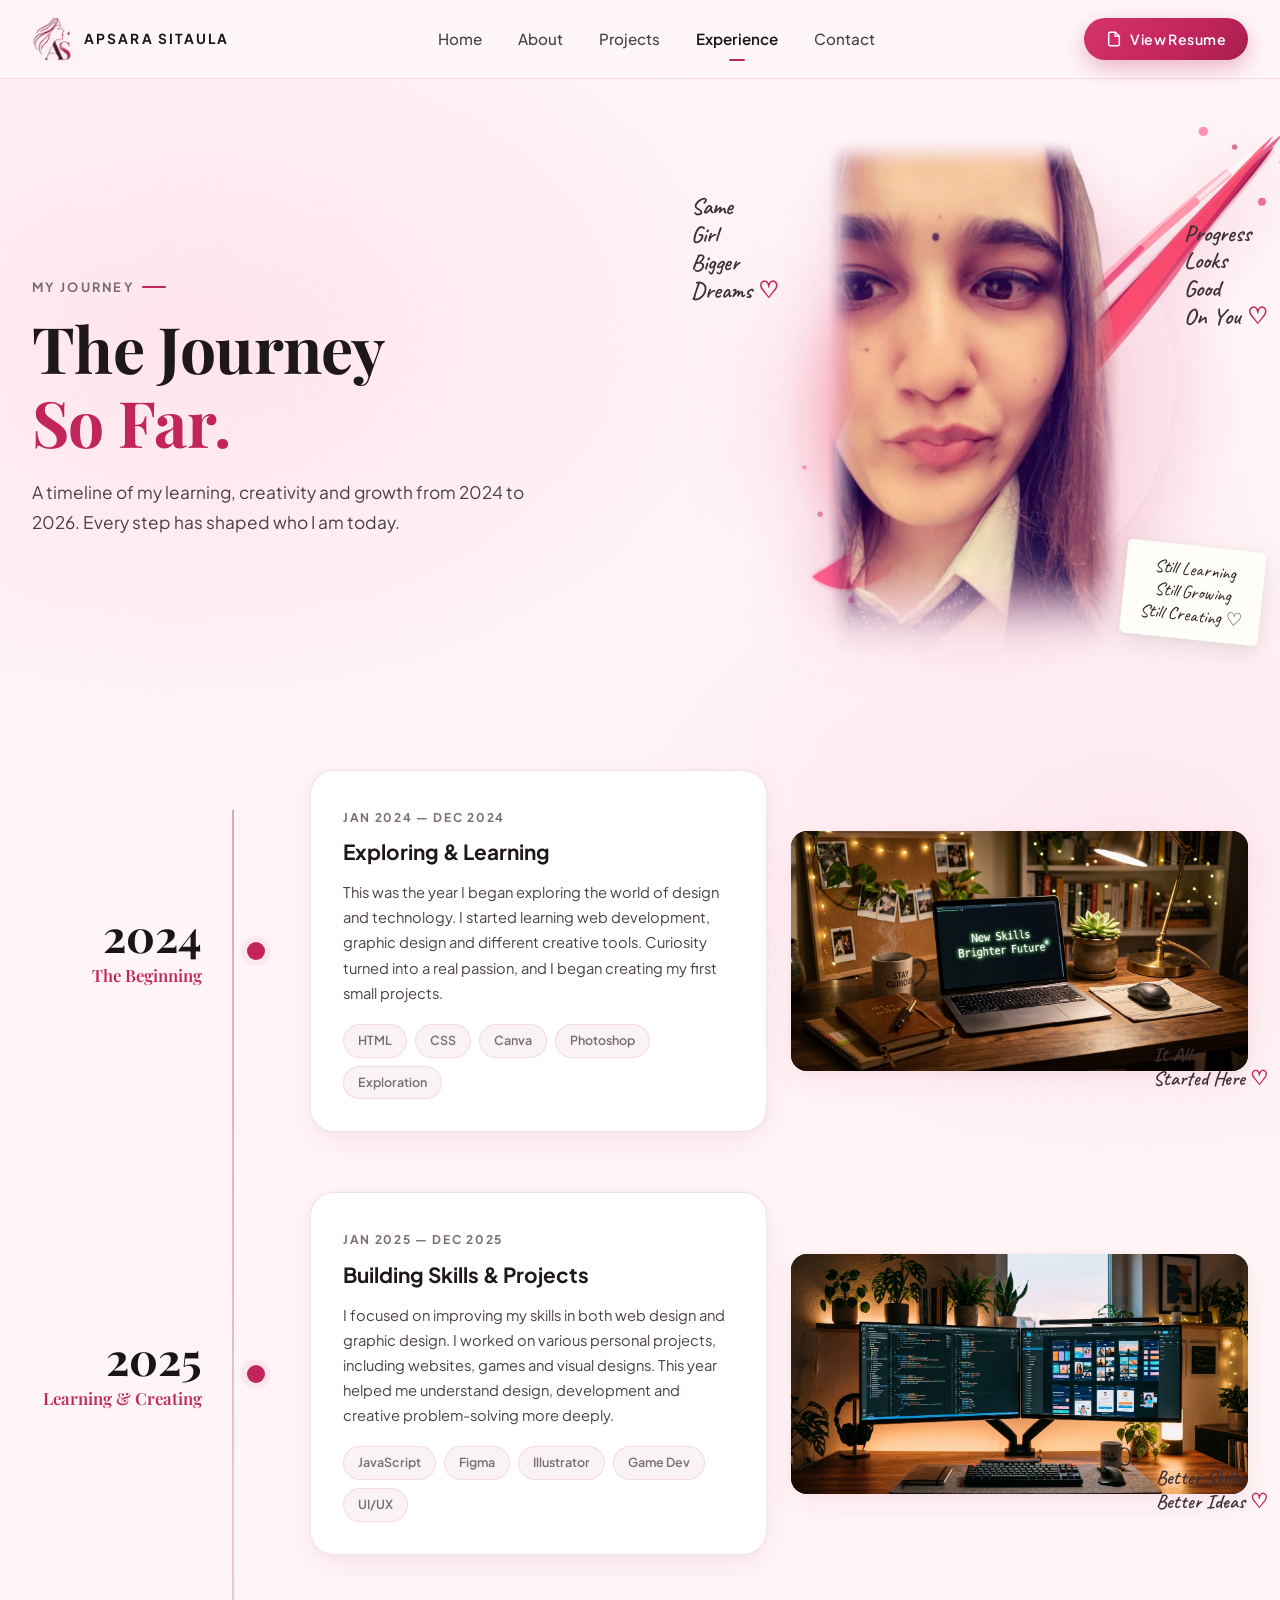
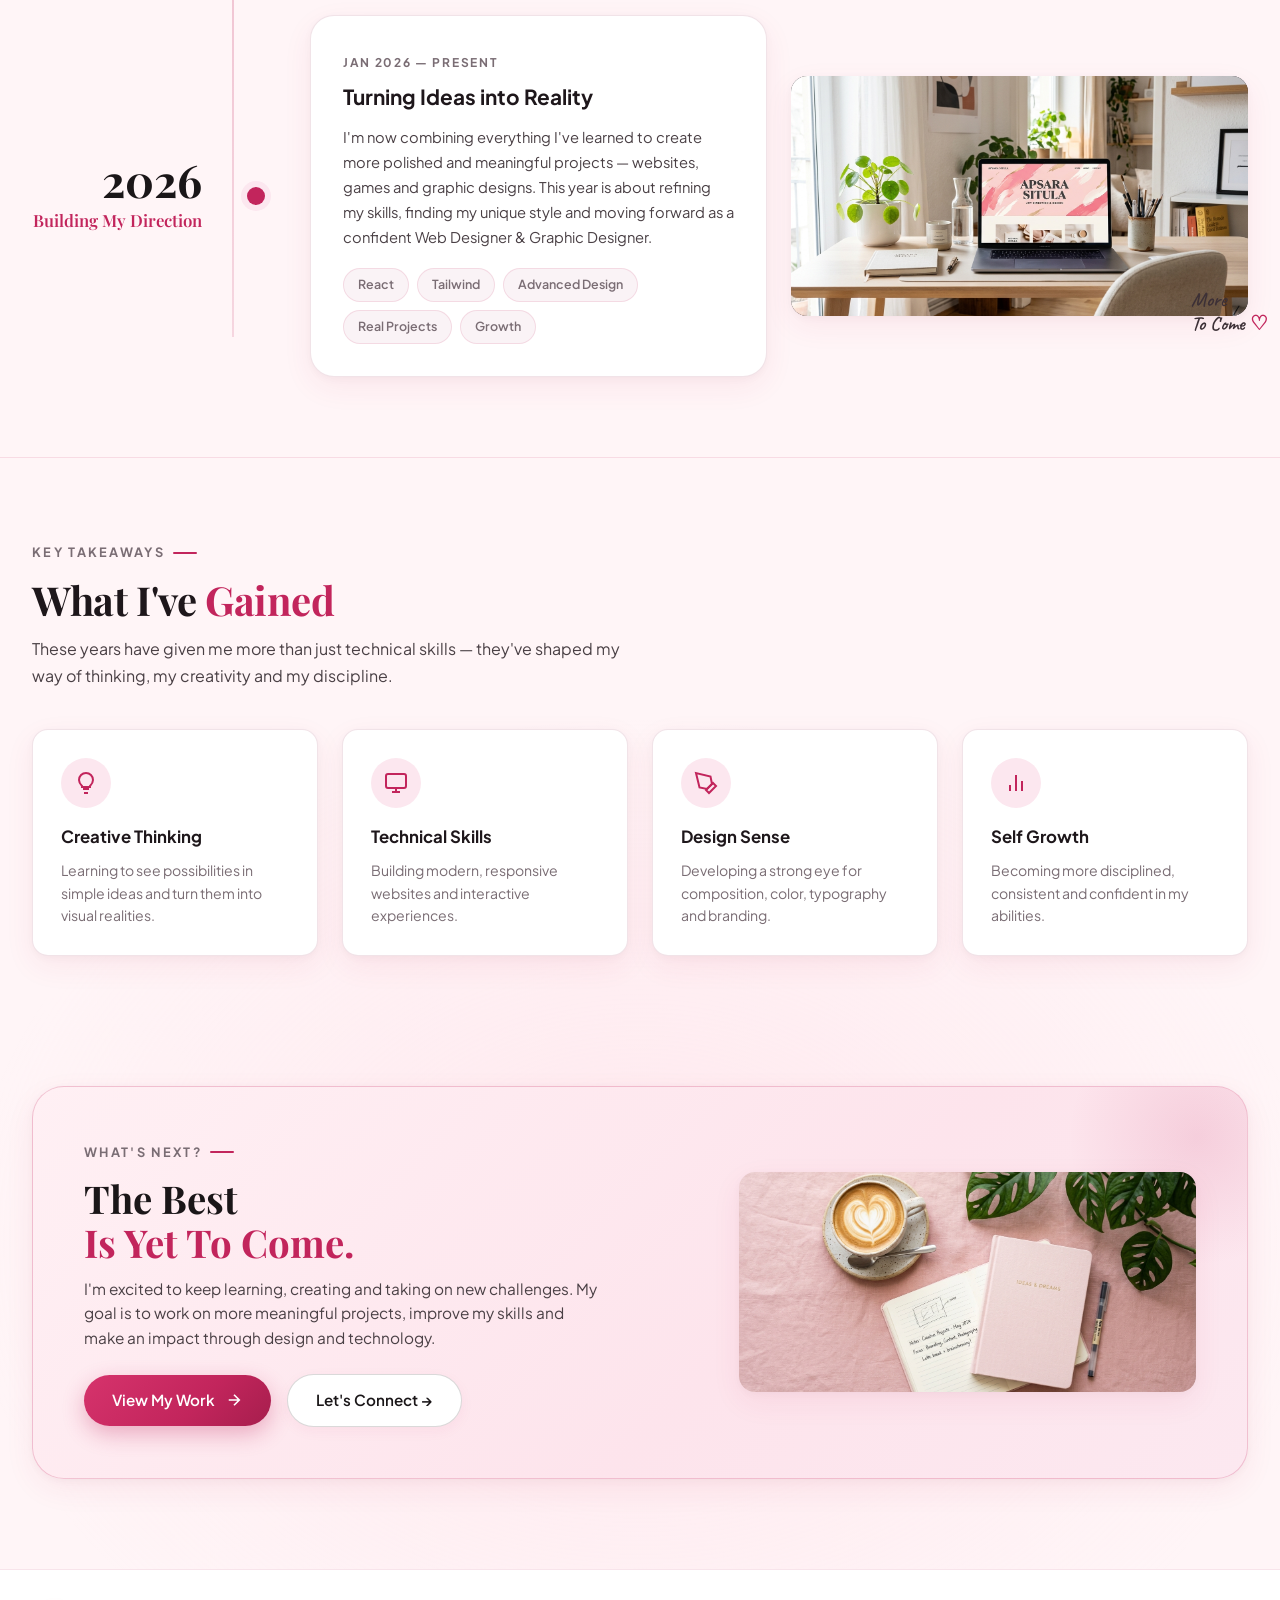
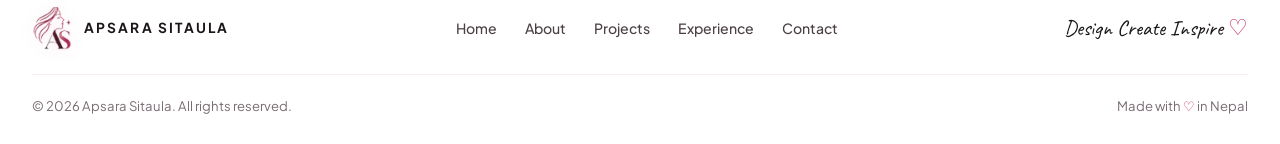
<file: experience.html>
<!DOCTYPE html>
<html lang="en">
<head>
  <meta charset="UTF-8" />
  <meta name="viewport" content="width=device-width, initial-scale=1.0" />
  <title>Experience & Journey — Apsara Sitaula | Portfolio</title>
  <meta name="description" content="A timeline of learning, creativity, and growth from 2024 to 2026 for Apsara Sitaula — Web Designer & Graphic Designer." />

  <!-- Favicon -->
  <link rel="icon" type="image/png" sizes="32x32" href="assets/favicon-32.png" />
  <link rel="icon" type="image/png" sizes="64x64" href="assets/favicon.png" />
  <link rel="apple-touch-icon" href="assets/favicon-192.png" />


  <!-- Google Fonts: Playfair Display, Plus Jakarta Sans & Caveat -->
  <link rel="preconnect" href="https://fonts.googleapis.com" />
  <link rel="preconnect" href="https://fonts.gstatic.com" crossorigin />
  <link href="https://fonts.googleapis.com/css2?family=Caveat:wght@600;700&family=Playfair+Display:ital,wght@0,600;0,700;0,800;1,600&family=Plus+Jakarta+Sans:wght@400;500;600;700;800&display=swap" rel="stylesheet" />

  <!-- Stylesheet -->
  <link rel="stylesheet" href="styles/main.css" />
</head>
<body>

  <!-- ==================== HEADER / NAVBAR ==================== -->
  <header class="site-header">
    <div class="container header-inner">
      <a href="index.html" class="brand" aria-label="Apsara Sitaula Homepage">
        <img src="assets/logo.png" alt="Apsara Sitaula Logo" class="brand-logo-img" />
        <span class="brand-name">APSARA SITAULA</span>
      </a>

      <nav class="nav-menu" aria-label="Main Navigation">
        <a href="index.html" class="nav-link">Home</a>
        <a href="about.html" class="nav-link">About</a>
        <a href="projects.html" class="nav-link">Projects</a>
        <a href="experience.html" class="nav-link active">Experience</a>
        <a href="contact.html" class="nav-link">Contact</a>
      </nav>

      <div class="header-actions">
        <a href="resume.html" class="btn-resume">
          <svg viewBox="0 0 24 24" fill="none" stroke="currentColor" stroke-width="2.2">
            <path d="M14 2H6a2 2 0 00-2 2v16a2 2 0 002 2h12a2 2 0 002-2V8z" />
            <path d="M14 2v6h6" />
          </svg>
          <span>View Resume</span>
        </a>

        <button class="mobile-toggle" id="mobileToggle" aria-label="Toggle mobile menu" aria-expanded="false">
          <span></span>
          <span></span>
          <span></span>
        </button>
      </div>
    </div>
  </header>

  <!-- Mobile Dropdown Drawer -->
  <div class="mobile-drawer" id="mobileDrawer">
    <a href="index.html" class="nav-link">Home</a>
    <a href="about.html" class="nav-link">About</a>
    <a href="projects.html" class="nav-link">Projects</a>
    <a href="experience.html" class="nav-link active">Experience</a>
    <a href="contact.html" class="nav-link">Contact</a>
    <a href="resume.html" class="btn-resume drawer-resume">
      <svg viewBox="0 0 24 24" fill="none" stroke="currentColor" stroke-width="2.2">
        <path d="M14 2H6a2 2 0 00-2 2v16a2 2 0 002 2h12a2 2 0 002-2V8z" />
        <path d="M14 2v6h6" />
        <line x1="16" y1="13" x2="8" y2="13" />
        <line x1="16" y1="17" x2="8" y2="17" />
        <line x1="10" y1="9" x2="8" y2="9" />
      </svg>
      <span>View Resume</span>
    </a>
  </div>

  <main>
    <!-- ==================== EXPERIENCE HERO ==================== -->
    <section class="experience-hero-section">
      <div class="container">
        <div class="hero-grid">
          <!-- Left Hero Content -->
          <div>
            <div class="eyebrow-tag">MY JOURNEY</div>
            
            <h1 class="serif-title" style="font-size: clamp(2.8rem, 5vw, 4.6rem); margin-bottom: 20px;">
              The Journey<br /><span class="highlight-rose">So Far.</span>
            </h1>

            <p style="font-size: 1.08rem; color: var(--text-body); max-width: 500px; line-height: 1.7;">
              A timeline of my learning, creativity and growth from 2024 to 2026. Every step has shaped who I am today.
            </p>
          </div>

          <!-- Right Portrait Stage with Brush & Annotations -->
          <div class="hero-portrait-stage" style="min-height: 460px;">
            <div class="brush-backdrop">
              <img src="assets/elements/brush-backdrop.svg" alt="Brush texture" class="brush-svg" />
            </div>

            <div class="portrait-photo-wrap">
              <img src="assets/profile-cutout.png" alt="Apsara Sitaula" />
            </div>

            <div class="floating-annotation" style="top: 10%; left: -10px;">
              <div class="handwritten">
                Same<br />Girl<br />Bigger<br />Dreams <span class="heart">♡</span>
              </div>
            </div>

            <div class="floating-annotation" style="top: 15%; right: -20px;">
              <div class="handwritten">
                Progress<br />Looks<br />Good<br />On You <span class="heart">♡</span>
              </div>
            </div>

            <div class="sticky-note tilt-right" style="bottom: 30px; right: -15px; font-size: 1.15rem;">
              Still Learning<br />Still Growing<br />Still Creating <span class="heart">♡</span>
            </div>
          </div>
        </div>
      </div>
    </section>

    <!-- ==================== TIMELINE SECTION ==================== -->
    <section class="timeline-section">
      <div class="container">
        <div class="timeline-spine">

          <!-- 1. YEAR 2024 -->
          <div class="timeline-item">
            <div class="timeline-year-col">
              <div class="year-num">2024</div>
              <div class="year-sub">The Beginning</div>
            </div>

            <div class="timeline-node-col">
              <div class="timeline-node"></div>
            </div>

            <div class="timeline-content-card">
              <span class="timeline-date-tag">JAN 2024 — DEC 2024</span>
              <h4>Exploring & Learning</h4>
              <p>
                This was the year I began exploring the world of design and technology. I started learning web development, graphic design and different creative tools. Curiosity turned into a real passion, and I began creating my first small projects.
              </p>
              <div class="project-tags" style="margin-top: 18px;">
                <span class="project-tag">HTML</span>
                <span class="project-tag">CSS</span>
                <span class="project-tag">Canva</span>
                <span class="project-tag">Photoshop</span>
                <span class="project-tag">Exploration</span>
              </div>
            </div>

            <div class="timeline-media-col">
              <div class="timeline-media-frame">
                <img src="assets/workspace/workspace-2024.jpg" alt="2024 Workspace" loading="lazy" />
              </div>
              <div class="handwritten" style="position: absolute; right: -20px; bottom: -20px; font-size: 1.25rem;">
                It All<br />Started Here <span class="heart">♡</span>
              </div>
            </div>
          </div>

          <!-- 2. YEAR 2025 -->
          <div class="timeline-item">
            <div class="timeline-year-col">
              <div class="year-num">2025</div>
              <div class="year-sub">Learning & Creating</div>
            </div>

            <div class="timeline-node-col">
              <div class="timeline-node"></div>
            </div>

            <div class="timeline-content-card">
              <span class="timeline-date-tag">JAN 2025 — DEC 2025</span>
              <h4>Building Skills & Projects</h4>
              <p>
                I focused on improving my skills in both web design and graphic design. I worked on various personal projects, including websites, games and visual designs. This year helped me understand design, development and creative problem-solving more deeply.
              </p>
              <div class="project-tags" style="margin-top: 18px;">
                <span class="project-tag">JavaScript</span>
                <span class="project-tag">Figma</span>
                <span class="project-tag">Illustrator</span>
                <span class="project-tag">Game Dev</span>
                <span class="project-tag">UI/UX</span>
              </div>
            </div>

            <div class="timeline-media-col">
              <div class="timeline-media-frame">
                <img src="assets/workspace/workspace-2025.jpg" alt="2025 Workspace" loading="lazy" />
              </div>
              <div class="handwritten" style="position: absolute; right: -20px; bottom: -20px; font-size: 1.25rem;">
                Better Skills<br />Better Ideas <span class="heart">♡</span>
              </div>
            </div>
          </div>

          <!-- 3. YEAR 2026 -->
          <div class="timeline-item">
            <div class="timeline-year-col">
              <div class="year-num">2026</div>
              <div class="year-sub">Building My Direction</div>
            </div>

            <div class="timeline-node-col">
              <div class="timeline-node"></div>
            </div>

            <div class="timeline-content-card">
              <span class="timeline-date-tag">JAN 2026 — PRESENT</span>
              <h4>Turning Ideas into Reality</h4>
              <p>
                I'm now combining everything I've learned to create more polished and meaningful projects — websites, games and graphic designs. This year is about refining my skills, finding my unique style and moving forward as a confident Web Designer & Graphic Designer.
              </p>
              <div class="project-tags" style="margin-top: 18px;">
                <span class="project-tag">React</span>
                <span class="project-tag">Tailwind</span>
                <span class="project-tag">Advanced Design</span>
                <span class="project-tag">Real Projects</span>
                <span class="project-tag">Growth</span>
              </div>
            </div>

            <div class="timeline-media-col">
              <div class="timeline-media-frame">
                <img src="assets/workspace/workspace-2026.jpg" alt="2026 Workspace" loading="lazy" />
              </div>
              <div class="handwritten" style="position: absolute; right: -20px; bottom: -20px; font-size: 1.25rem;">
                More<br />To Come <span class="heart">♡</span>
              </div>
            </div>
          </div>

        </div>
      </div>
    </section>

    <!-- ==================== KEY TAKEAWAYS ==================== -->
    <section class="takeaways-section">
      <div class="container">
        <div style="max-width: 600px;">
          <div class="eyebrow-tag">KEY TAKEAWAYS</div>
          <h3 class="serif-title" style="font-size: 2.5rem; margin-bottom: 12px;">
            What I've <span class="highlight-rose">Gained</span>
          </h3>
          <p style="color: var(--text-body); line-height: 1.7;">
            These years have given me more than just technical skills — they've shaped my way of thinking, my creativity and my discipline.
          </p>
        </div>

        <div class="takeaways-grid">
          <!-- Card 1 -->
          <div class="takeaway-card">
            <div class="takeaway-icon-circle">
              <svg width="24" height="24" viewBox="0 0 24 24" fill="none" stroke="currentColor" stroke-width="2">
                <path d="M9 18h6M10 22h4M12 2a7 7 0 0 0-7 7c0 2.5 1.5 4.5 3 6v1h8v-1c1.5-1.5 3-3.5 3-6a7 7 0 0 0-7-7z" />
              </svg>
            </div>
            <h5>Creative Thinking</h5>
            <p>Learning to see possibilities in simple ideas and turn them into visual realities.</p>
          </div>

          <!-- Card 2 -->
          <div class="takeaway-card">
            <div class="takeaway-icon-circle">
              <svg width="24" height="24" viewBox="0 0 24 24" fill="none" stroke="currentColor" stroke-width="2">
                <rect x="2" y="3" width="20" height="14" rx="2" />
                <line x1="8" y1="21" x2="16" y2="21" />
                <line x1="12" y1="17" x2="12" y2="21" />
              </svg>
            </div>
            <h5>Technical Skills</h5>
            <p>Building modern, responsive websites and interactive experiences.</p>
          </div>

          <!-- Card 3 -->
          <div class="takeaway-card">
            <div class="takeaway-icon-circle">
              <svg width="24" height="24" viewBox="0 0 24 24" fill="none" stroke="currentColor" stroke-width="2">
                <path d="M12 19l7-7 3 3-7 7-3-3z" />
                <path d="M18 13l-1.5-7.5L2 2l3.5 14.5L13 18l5-5z" />
              </svg>
            </div>
            <h5>Design Sense</h5>
            <p>Developing a strong eye for composition, color, typography and branding.</p>
          </div>

          <!-- Card 4 -->
          <div class="takeaway-card">
            <div class="takeaway-icon-circle">
              <svg width="24" height="24" viewBox="0 0 24 24" fill="none" stroke="currentColor" stroke-width="2">
                <line x1="18" y1="20" x2="18" y2="10" />
                <line x1="12" y1="20" x2="12" y2="4" />
                <line x1="6" y1="20" x2="6" y2="14" />
              </svg>
            </div>
            <h5>Self Growth</h5>
            <p>Becoming more disciplined, consistent and confident in my abilities.</p>
          </div>
        </div>
      </div>
    </section>

    <!-- ==================== BOTTOM BANNER ==================== -->
    <section class="bottom-cta-section">
      <div class="container">
        <div class="bottom-cta-banner">
          <div class="bottom-cta-copy">
            <div class="eyebrow-tag">WHAT'S NEXT?</div>
            <h3>The Best<br /><span class="highlight-rose">Is Yet To Come.</span></h3>
            <p>
              I'm excited to keep learning, creating and taking on new challenges. My goal is to work on more meaningful projects, improve my skills and make an impact through design and technology.
            </p>
            <div class="bottom-cta-actions">
              <a href="projects.html" class="btn btn-primary">
                <span>View My Work</span>
                <svg width="18" height="18" viewBox="0 0 24 24" fill="none" stroke="currentColor" stroke-width="2.2">
                  <path d="M5 12h14M12 5l7 7-7 7" />
                </svg>
              </a>
              <a href="contact.html" class="btn btn-secondary">
                <span>Let's Connect →</span>
              </a>
            </div>
          </div>

          <div class="bottom-cta-flatlay-wrap">
            <img src="assets/elements/desk-flatlay.jpg" alt="Creative Desk Flatlay" loading="lazy" />
          </div>
        </div>
      </div>
    </section>
  </main>

  <!-- ==================== FOOTER ==================== -->
  <footer class="site-footer">
    <div class="container">
      <div class="footer-top">
        <div class="brand">
          <img src="assets/logo.png" alt="Apsara Sitaula Logo" class="brand-logo-img" />
          <span class="brand-name">APSARA SITAULA</span>
        </div>

        <nav class="footer-nav">
          <a href="index.html">Home</a>
          <a href="about.html">About</a>
          <a href="projects.html">Projects</a>
          <a href="experience.html">Experience</a>
          <a href="contact.html">Contact</a>
        </nav>

        <div class="footer-inspire">
          Design Create Inspire <span class="heart" style="color: var(--primary);">♡</span>
        </div>
      </div>

      <div class="footer-bottom">
        <div>© 2026 Apsara Sitaula. All rights reserved.</div>
        <div>Made with <span style="color: var(--primary);">♡</span> in Nepal</div>
      </div>
    </div>
  </footer>

  <script src="js/main.js"></script>
</body>
</html>
</file>
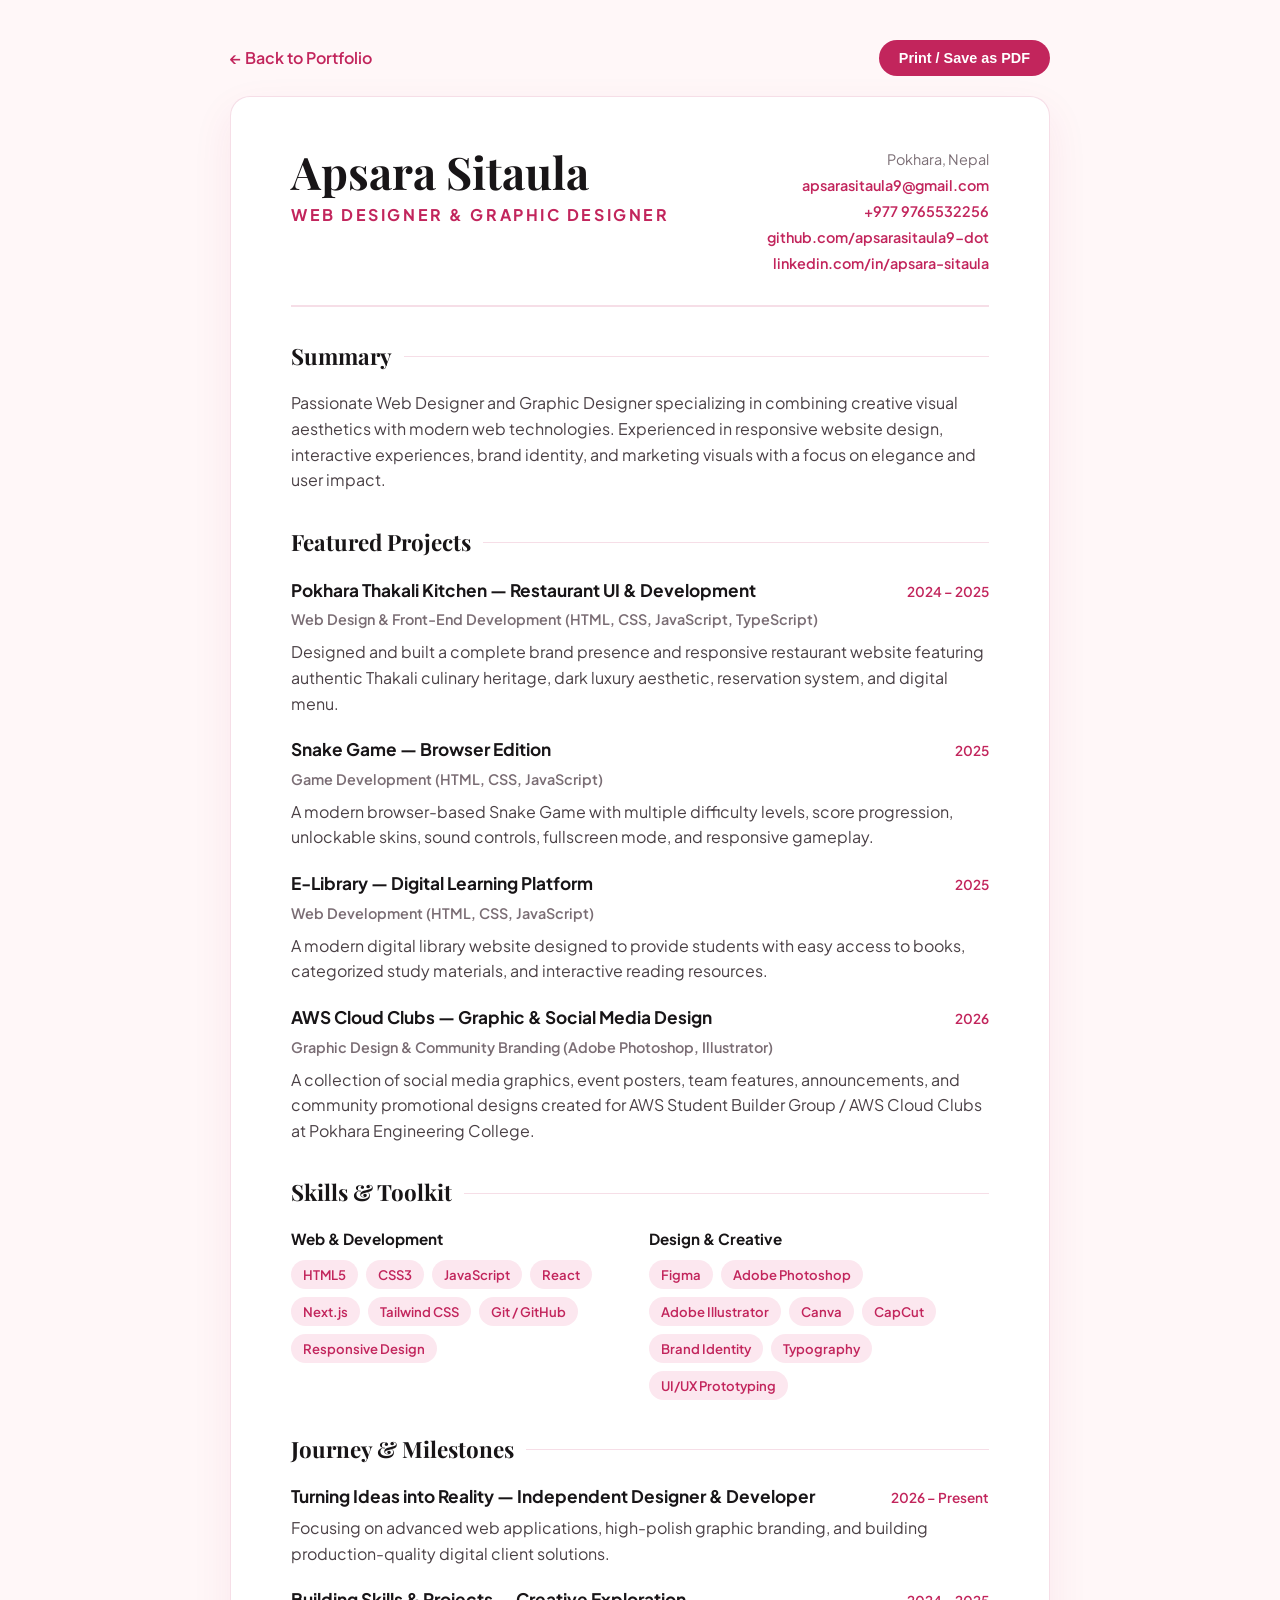
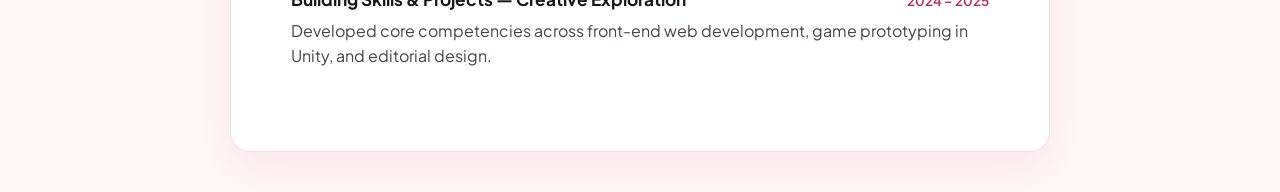
<file: resume.html>
<!DOCTYPE html>
<html lang="en">
<head>
  <meta charset="UTF-8" />
  <meta name="viewport" content="width=device-width, initial-scale=1.0" />
  <title>Resume — Apsara Sitaula | Web Designer & Graphic Designer</title>
  <meta name="description" content="Official Resume of Apsara Sitaula — Web Designer & Graphic Designer located in Pokhara, Nepal." />

  <!-- Favicon -->
  <link rel="icon" type="image/png" sizes="32x32" href="assets/favicon-32.png" />
  <link rel="icon" type="image/png" sizes="64x64" href="assets/favicon.png" />
  <link rel="apple-touch-icon" href="assets/favicon-192.png" />


  <!-- Google Fonts -->
  <link rel="preconnect" href="https://fonts.googleapis.com" />
  <link rel="preconnect" href="https://fonts.gstatic.com" crossorigin />
  <link href="https://fonts.googleapis.com/css2?family=Playfair+Display:ital,wght@0,600;0,700;1,600&family=Plus+Jakarta+Sans:wght@400;500;600;700&display=swap" rel="stylesheet" />

  <style>
    :root {
      --primary: #C2255C;
      --text-dark: #181517;
      --text-body: #4A4045;
      --text-muted: #7A6D74;
      --bg: #FFF7F8;
      --card-bg: #FFFFFF;
      --border: rgba(194, 37, 92, 0.15);
    }

    * { margin: 0; padding: 0; box-sizing: border-box; }
    body {
      font-family: 'Plus Jakarta Sans', sans-serif;
      background: var(--bg);
      color: var(--text-body);
      line-height: 1.6;
      padding: 40px 20px;
    }

    .resume-wrapper {
      max-width: 820px;
      margin: 0 auto;
      background: var(--card-bg);
      border-radius: 20px;
      border: 1px solid var(--border);
      box-shadow: 0 16px 40px rgba(194, 37, 92, 0.08);
      padding: 50px 60px;
    }

    .resume-header {
      display: flex;
      justify-content: space-between;
      align-items: flex-start;
      border-bottom: 2px solid var(--border);
      padding-bottom: 28px;
      margin-bottom: 32px;
    }

    .resume-name {
      font-family: 'Playfair Display', serif;
      font-size: 2.8rem;
      font-weight: 700;
      color: var(--text-dark);
      line-height: 1.1;
    }

    .resume-role {
      font-size: 1rem;
      font-weight: 700;
      letter-spacing: 0.16em;
      color: var(--primary);
      text-transform: uppercase;
      margin-top: 6px;
    }

    .resume-contact {
      text-align: right;
      font-size: 0.9rem;
      color: var(--text-muted);
      line-height: 1.8;
    }

    .resume-contact a {
      color: var(--primary);
      text-decoration: none;
      font-weight: 600;
    }

    .resume-section {
      margin-bottom: 32px;
    }

    .resume-section-title {
      font-family: 'Playfair Display', serif;
      font-size: 1.4rem;
      font-weight: 700;
      color: var(--text-dark);
      margin-bottom: 16px;
      display: flex;
      align-items: center;
      gap: 12px;
    }

    .resume-section-title::after {
      content: '';
      flex: 1;
      height: 1px;
      background: var(--border);
    }

    .experience-item, .project-item {
      margin-bottom: 20px;
    }

    .item-header {
      display: flex;
      justify-content: space-between;
      align-items: baseline;
      margin-bottom: 4px;
    }

    .item-title {
      font-size: 1.08rem;
      font-weight: 700;
      color: var(--text-dark);
    }

    .item-date {
      font-size: 0.85rem;
      font-weight: 600;
      color: var(--primary);
    }

    .item-sub {
      font-size: 0.9rem;
      font-weight: 600;
      color: var(--text-muted);
      margin-bottom: 8px;
    }

    .skill-grid {
      display: grid;
      grid-template-columns: 1fr 1fr;
      gap: 18px;
    }

    .skill-category h5 {
      font-size: 0.95rem;
      font-weight: 700;
      color: var(--text-dark);
      margin-bottom: 8px;
    }

    .skill-badges {
      display: flex;
      flex-wrap: wrap;
      gap: 8px;
    }

    .badge {
      background: #FCE7EF;
      color: var(--primary);
      padding: 4px 12px;
      border-radius: 999px;
      font-size: 0.82rem;
      font-weight: 600;
    }

    .print-actions {
      max-width: 820px;
      margin: 0 auto 20px;
      display: flex;
      justify-content: space-between;
      align-items: center;
    }

    .btn-action {
      background: var(--primary);
      color: #fff;
      padding: 10px 20px;
      border-radius: 999px;
      text-decoration: none;
      font-size: 0.9rem;
      font-weight: 600;
      display: inline-flex;
      align-items: center;
      gap: 8px;
      cursor: pointer;
      border: none;
    }

    @media (max-width: 680px) {
      body {
        padding: 20px 12px;
      }
      .resume-wrapper {
        padding: 28px 20px;
        border-radius: 14px;
      }
      .resume-header {
        flex-direction: column;
        gap: 16px;
      }
      .resume-contact {
        text-align: left;
      }
      .resume-name {
        font-size: 2.2rem;
      }
      .skill-grid {
        grid-template-columns: 1fr;
      }
      .print-actions {
        flex-direction: column;
        align-items: stretch;
        gap: 12px;
        text-align: center;
      }
      .btn-action {
        justify-content: center;
      }
    }

    @media print {
      body { background: #fff; padding: 0; }
      .print-actions { display: none; }
      .resume-wrapper { box-shadow: none; border: none; padding: 20px; }
    }
  </style>
</head>
<body>

  <div class="print-actions">
    <a href="index.html" style="color: var(--primary); font-weight: 600; text-decoration: none;">← Back to Portfolio</a>
    <button onclick="window.print()" class="btn-action">
      <span>Print / Save as PDF</span>
    </button>
  </div>

  <div class="resume-wrapper">
    <header class="resume-header">
      <div>
        <h1 class="resume-name">Apsara Sitaula</h1>
        <div class="resume-role">Web Designer & Graphic Designer</div>
      </div>
      <div class="resume-contact">
        <div>Pokhara, Nepal</div>
        <div><a href="mailto:apsarasitaula9@gmail.com">apsarasitaula9@gmail.com</a></div>
        <div><a href="tel:+9779765532256">+977 9765532256</a></div>
        <div><a href="https://github.com/apsarasitaula9-dot" target="_blank">github.com/apsarasitaula9-dot</a></div>
        <div><a href="https://www.linkedin.com/in/apsara-sitaula-62441528b/" target="_blank">linkedin.com/in/apsara-sitaula</a></div>
      </div>
    </header>

    <section class="resume-section">
      <h2 class="resume-section-title">Summary</h2>
      <p>
        Passionate Web Designer and Graphic Designer specializing in combining creative visual aesthetics with modern web technologies. Experienced in responsive website design, interactive experiences, brand identity, and marketing visuals with a focus on elegance and user impact.
      </p>
    </section>

    <section class="resume-section">
      <h2 class="resume-section-title">Featured Projects</h2>
      
      <div class="project-item">
        <div class="item-header">
          <div class="item-title">Pokhara Thakali Kitchen — Restaurant UI & Development</div>
          <div class="item-date">2024 – 2025</div>
        </div>
        <div class="item-sub">Web Design & Front-End Development (HTML, CSS, JavaScript, TypeScript)</div>
        <p>
          Designed and built a complete brand presence and responsive restaurant website featuring authentic Thakali culinary heritage, dark luxury aesthetic, reservation system, and digital menu.
        </p>
      </div>

      <div class="project-item">
        <div class="item-header">
          <div class="item-title">Snake Game — Browser Edition</div>
          <div class="item-date">2025</div>
        </div>
        <div class="item-sub">Game Development (HTML, CSS, JavaScript)</div>
        <p>
          A modern browser-based Snake Game with multiple difficulty levels, score progression, unlockable skins, sound controls, fullscreen mode, and responsive gameplay.
        </p>
      </div>

      <div class="project-item">
        <div class="item-header">
          <div class="item-title">E-Library — Digital Learning Platform</div>
          <div class="item-date">2025</div>
        </div>
        <div class="item-sub">Web Development (HTML, CSS, JavaScript)</div>
        <p>
          A modern digital library website designed to provide students with easy access to books, categorized study materials, and interactive reading resources.
        </p>
      </div>

      <div class="project-item">
        <div class="item-header">
          <div class="item-title">AWS Cloud Clubs — Graphic & Social Media Design</div>
          <div class="item-date">2026</div>
        </div>
        <div class="item-sub">Graphic Design & Community Branding (Adobe Photoshop, Illustrator)</div>
        <p>
          A collection of social media graphics, event posters, team features, announcements, and community promotional designs created for AWS Student Builder Group / AWS Cloud Clubs at Pokhara Engineering College.
        </p>
      </div>
    </section>

    <section class="resume-section">
      <h2 class="resume-section-title">Skills & Toolkit</h2>
      <div class="skill-grid">
        <div class="skill-category">
          <h5>Web & Development</h5>
          <div class="skill-badges">
            <span class="badge">HTML5</span>
            <span class="badge">CSS3</span>
            <span class="badge">JavaScript</span>
            <span class="badge">React</span>
            <span class="badge">Next.js</span>
            <span class="badge">Tailwind CSS</span>
            <span class="badge">Git / GitHub</span>
            <span class="badge">Responsive Design</span>
          </div>
        </div>

        <div class="skill-category">
          <h5>Design & Creative</h5>
          <div class="skill-badges">
            <span class="badge">Figma</span>
            <span class="badge">Adobe Photoshop</span>
            <span class="badge">Adobe Illustrator</span>
            <span class="badge">Canva</span>
            <span class="badge">CapCut</span>
            <span class="badge">Brand Identity</span>
            <span class="badge">Typography</span>
            <span class="badge">UI/UX Prototyping</span>
          </div>
        </div>
      </div>
    </section>

    <section class="resume-section">
      <h2 class="resume-section-title">Journey & Milestones</h2>
      <div class="experience-item">
        <div class="item-header">
          <div class="item-title">Turning Ideas into Reality — Independent Designer & Developer</div>
          <div class="item-date">2026 – Present</div>
        </div>
        <p>Focusing on advanced web applications, high-polish graphic branding, and building production-quality digital client solutions.</p>
      </div>

      <div class="experience-item">
        <div class="item-header">
          <div class="item-title">Building Skills & Projects — Creative Exploration</div>
          <div class="item-date">2024 – 2025</div>
        </div>
        <p>Developed core competencies across front-end web development, game prototyping in Unity, and editorial design.</p>
      </div>
    </section>
  </div>

</body>
</html>
</file>
<file: styles/main.css>
/* ==========================================================================
   APSARA SITAULA — PERSONAL PORTFOLIO DESIGN SYSTEM
   Theme: Luxury Editorial Rose / Cream / Charcoal
   ========================================================================== */

:root {
  /* Color Palette */
  --bg-page: #FFF5F7;
  --bg-gradient: linear-gradient(180deg, #FFF7F8 0%, #FDF0F3 50%, #FFF5F7 100%);
  --bg-card: #FFFFFF;
  --bg-card-rose: #FFF0F4;
  --bg-card-muted: #FAF5F7;
  --bg-glass: rgba(255, 255, 255, 0.72);
  --bg-glass-nav: rgba(255, 247, 248, 0.90);

  /* Primary Accent Colors */
  --primary: #C2255C;
  --primary-hover: #A61E4D;
  --primary-dark: #8F153F;
  --primary-light: #FCE7EF;
  --primary-soft: #FDF2F6;
  --primary-gradient: linear-gradient(135deg, #D6336C 0%, #C2255C 60%, #A61E4D 100%);
  --primary-glow: rgba(194, 37, 92, 0.35);

  /* Secondary Accents */
  --rose-brush: #FF6584;
  --rose-light-brush: #FFCAD4;
  --gold-accent: #E6A23C;

  /* Typography Colors */
  --text-dark: #1A1618;
  --text-title: #1E171B;
  --text-body: #4A4045;
  --text-muted: #7A6D74;
  --text-faint: #A3969C;

  /* Borders & Dividers */
  --border-subtle: rgba(194, 37, 92, 0.12);
  --border-light: rgba(194, 37, 92, 0.18);
  --border-focus: rgba(194, 37, 92, 0.45);
  --border-card: rgba(230, 205, 214, 0.55);

  /* Shadows */
  --shadow-sm: 0 4px 14px rgba(194, 37, 92, 0.05);
  --shadow-card: 0 10px 30px rgba(194, 37, 92, 0.07), 0 2px 8px rgba(0, 0, 0, 0.03);
  --shadow-card-hover: 0 20px 44px rgba(194, 37, 92, 0.14), 0 4px 12px rgba(0, 0, 0, 0.04);
  --shadow-btn: 0 8px 22px rgba(194, 37, 92, 0.32);
  --shadow-btn-hover: 0 12px 28px rgba(194, 37, 92, 0.42);

  /* Typography Families */
  --font-serif: 'Playfair Display', Georgia, serif;
  --font-sans: 'Plus Jakarta Sans', -apple-system, BlinkMacSystemFont, 'Segoe UI', Roboto, sans-serif;
  --font-handwriting: 'Caveat', cursive;

  /* Border Radii */
  --radius-sm: 10px;
  --radius-md: 16px;
  --radius-lg: 24px;
  --radius-xl: 32px;
  --radius-pill: 999px;

  /* Container Max Width - Unified Master Grid matching Featured Projects */
  --max-width: 1400px;
}

/* ==========================================================================
   RESET & BASE STYLES
   ========================================================================== */
*, *::before, *::after {
  margin: 0;
  padding: 0;
  box-sizing: border-box;
}

html {
  scroll-behavior: smooth;
  font-size: 16px;
}

body {
  background: var(--bg-page);
  background-image:
    radial-gradient(900px 600px at 15% 10%, rgba(254, 215, 226, 0.55) 0%, transparent 70%),
    radial-gradient(850px 550px at 88% 25%, rgba(253, 226, 236, 0.65) 0%, transparent 70%),
    radial-gradient(900px 700px at 50% 85%, rgba(254, 215, 226, 0.45) 0%, transparent 75%);
  color: var(--text-body);
  font-family: var(--font-sans);
  line-height: 1.6;
  -webkit-font-smoothing: antialiased;
  -moz-osx-font-smoothing: grayscale;
  min-height: 100vh;
  overflow-x: hidden;
}

img {
  max-width: 100%;
  height: auto;
  display: block;
}

a {
  color: inherit;
  text-decoration: none;
  transition: all 0.25s ease;
}

button, input, textarea, select {
  font-family: inherit;
  font-size: inherit;
  color: inherit;
  border: none;
  outline: none;
}

button {
  cursor: pointer;
  background: none;
}

ul, ol {
  list-style: none;
}

.container {
  width: 100%;
  max-width: var(--max-width);
  margin: 0 auto;
  padding: 0 clamp(16px, 2.5vw, 40px);
}

/* ==========================================================================
   TYPOGRAPHY
   ========================================================================== */
.serif-title {
  font-family: var(--font-serif);
  font-weight: 700;
  line-height: 1.15;
  letter-spacing: -0.01em;
  color: var(--text-title);
}

.serif-title em,
.serif-title .highlight-rose {
  font-style: normal;
  color: var(--primary);
}

.handwritten {
  font-family: var(--font-handwriting);
  font-weight: 600;
  font-size: 1.45rem;
  color: #3C3036;
  line-height: 1.2;
}

.handwritten .heart {
  color: var(--primary);
  display: inline-block;
  font-style: normal;
}

.eyebrow-tag {
  display: inline-flex;
  align-items: center;
  gap: 8px;
  font-size: 0.8rem;
  font-weight: 700;
  letter-spacing: 0.18em;
  text-transform: uppercase;
  color: var(--text-muted);
  margin-bottom: 14px;
}

.eyebrow-tag::after {
  content: '';
  display: inline-block;
  width: 24px;
  height: 2px;
  background: var(--primary);
  border-radius: 2px;
}

/* Sticky Note Styles */
.sticky-note {
  position: absolute;
  background: #FFFDF8;
  padding: 12px 18px;
  border-radius: 6px;
  box-shadow: 0 8px 24px rgba(0, 0, 0, 0.08), 0 2px 6px rgba(0, 0, 0, 0.04);
  font-family: var(--font-handwriting);
  font-size: 1.25rem;
  color: #2D2328;
  line-height: 1.25;
  text-align: center;
  z-index: 10;
  border: 1px solid rgba(0, 0, 0, 0.04);
  pointer-events: none;
  transition: transform 0.3s ease;
}

.sticky-note.tilt-left {
  transform: rotate(-5deg);
}

.sticky-note.tilt-right {
  transform: rotate(6deg);
}

/* ==========================================================================
   HEADER / NAVBAR
   ========================================================================== */
.site-header {
  position: fixed;
  top: 0;
  left: 0;
  right: 0;
  z-index: 1000;
  background: var(--bg-glass-nav);
  backdrop-filter: blur(20px);
  -webkit-backdrop-filter: blur(20px);
  border-bottom: 1px solid var(--border-subtle);
  transition: all 0.3s ease;
}

.header-inner {
  display: flex;
  align-items: center;
  justify-content: space-between;
  height: 78px;
}

/* Brand Logo & Name */
.brand {
  display: flex;
  align-items: center;
  gap: 12px;
  font-weight: 700;
  letter-spacing: 0.14em;
  font-size: 0.88rem;
  color: var(--text-dark);
  text-decoration: none;
}

.brand-logo-img {
  height: 44px;
  width: auto;
  max-width: 44px;
  object-fit: contain;
  display: block;
  transition: transform 0.3s cubic-bezier(0.16, 1, 0.3, 1);
  filter: drop-shadow(0 2px 8px rgba(194, 37, 92, 0.12));
}

.brand:hover .brand-logo-img {
  transform: scale(1.08);
}

.brand-monogram {
  display: flex;
  align-items: center;
  font-family: var(--font-serif);
  font-size: 1.65rem;
  font-weight: 800;
  line-height: 1;
}

.brand-monogram .mono-a {
  color: var(--text-dark);
}

.brand-monogram .mono-s {
  background: var(--primary-gradient);
  -webkit-background-clip: text;
  -webkit-text-fill-color: transparent;
  margin-left: -2px;
}

.brand-name {
  font-family: var(--font-sans);
  font-size: 0.86rem;
  font-weight: 700;
  letter-spacing: 0.16em;
  color: var(--text-dark);
}

/* Navigation Links */
.nav-menu {
  display: flex;
  align-items: center;
  gap: 36px;
}

.nav-link {
  font-size: 0.95rem;
  font-weight: 500;
  color: var(--text-body);
  position: relative;
  padding: 6px 0;
  transition: color 0.2s ease;
}

.nav-link:hover {
  color: var(--primary);
}

.nav-link.active {
  color: var(--text-dark);
  font-weight: 600;
}

.nav-link.active::after {
  content: '';
  position: absolute;
  bottom: -4px;
  left: 50%;
  transform: translateX(-50%);
  width: 16px;
  height: 2.5px;
  background: var(--primary);
  border-radius: 999px;
}

/* Header Right Actions */
.header-actions {
  display: flex;
  align-items: center;
  gap: 16px;
}

.btn-resume {
  display: inline-flex;
  align-items: center;
  gap: 8px;
  background: var(--primary-gradient);
  color: #FFFFFF !important;
  font-size: 0.88rem;
  font-weight: 600;
  letter-spacing: 0.03em;
  padding: 10px 22px;
  border-radius: var(--radius-pill);
  box-shadow: var(--shadow-btn);
  transition: all 0.3s cubic-bezier(0.16, 1, 0.3, 1);
}

.btn-resume:hover {
  transform: translateY(-2px);
  box-shadow: var(--shadow-btn-hover);
}

.btn-resume svg {
  width: 16px;
  height: 16px;
  flex-shrink: 0;
}

/* Mobile Navigation Toggle */
.mobile-toggle {
  display: none;
  flex-direction: column;
  justify-content: center;
  gap: 5px;
  width: 40px;
  height: 40px;
  border-radius: 8px;
  padding: 8px;
  border: 1px solid var(--border-subtle);
  background: var(--bg-card);
}

.mobile-toggle span {
  display: block;
  height: 2px;
  width: 100%;
  background: var(--text-dark);
  border-radius: 2px;
  transition: transform 0.3s ease, opacity 0.3s ease;
}

.mobile-toggle.active span:nth-child(1) {
  transform: translateY(7px) rotate(45deg);
}

.mobile-toggle.active span:nth-child(2) {
  opacity: 0;
}

.mobile-toggle.active span:nth-child(3) {
  transform: translateY(-7px) rotate(-45deg);
}

/* Mobile Drawer */
.mobile-drawer {
  position: fixed;
  top: 78px;
  left: 0;
  right: 0;
  background: rgba(255, 247, 248, 0.98);
  backdrop-filter: blur(24px);
  -webkit-backdrop-filter: blur(24px);
  border-bottom: 1px solid var(--border-subtle);
  padding: 24px 28px;
  display: none;
  flex-direction: column;
  gap: 16px;
  z-index: 999;
  box-shadow: 0 16px 36px rgba(0, 0, 0, 0.08);
  transform: translateY(-10px);
  opacity: 0;
  transition: transform 0.3s ease, opacity 0.3s ease;
}

.mobile-drawer.open {
  display: flex;
  transform: translateY(0);
  opacity: 1;
}

.mobile-drawer .nav-link {
  font-size: 1.15rem;
  padding: 8px 0;
  border-bottom: 1px solid rgba(194, 37, 92, 0.06);
}

.drawer-resume {
  margin-top: 10px;
  justify-content: center;
  width: 100%;
  padding: 12px 20px;
}

.drawer-resume span {
  display: inline !important;
}

/* ==========================================================================
   BUTTONS
   ========================================================================== */
.btn {
  display: inline-flex;
  align-items: center;
  justify-content: center;
  gap: 10px;
  font-size: 0.95rem;
  font-weight: 600;
  padding: 13px 28px;
  border-radius: var(--radius-pill);
  transition: all 0.3s cubic-bezier(0.16, 1, 0.3, 1);
  cursor: pointer;
  white-space: nowrap;
}

.btn-primary {
  background: var(--primary-gradient);
  color: #FFFFFF !important;
  box-shadow: var(--shadow-btn);
}

.btn-primary:hover {
  transform: translateY(-3px);
  box-shadow: var(--shadow-btn-hover);
}

.btn-primary svg {
  transition: transform 0.3s ease;
}

.btn-primary:hover svg {
  transform: translateX(4px);
}

.btn-secondary {
  background: #FFFFFF;
  color: var(--text-dark) !important;
  border: 1.5px solid rgba(26, 22, 24, 0.16);
  box-shadow: var(--shadow-sm);
}

.btn-secondary:hover {
  border-color: var(--primary);
  color: var(--primary) !important;
  background: var(--primary-soft);
  transform: translateY(-3px);
}

/* ==========================================================================
   HERO SECTION SHARED ELEMENTS
   ========================================================================== */
.hero-layout {
  padding-top: 140px;
  padding-bottom: 60px;
  position: relative;
  min-height: 85vh;
  display: flex;
  align-items: center;
  overflow-x: clip;
}

.hero-grid {
  display: grid;
  grid-template-columns: 1.05fr 0.95fr;
  align-items: center;
  gap: clamp(24px, 5vw, 64px);
  width: 100%;
}

.hero-content {
  position: relative;
  z-index: 2;
}

.hero-headline {
  font-family: var(--font-serif);
  font-size: clamp(3.4rem, 6.4vw, 5.8rem);
  font-weight: 700;
  line-height: 0.98;
  margin-top: 8px;
  margin-bottom: 20px;
  letter-spacing: -0.02em;
}

.hero-headline .name-first {
  display: block;
  color: var(--text-dark);
}

.hero-headline .name-last {
  display: block;
  color: var(--primary);
}

.hero-role {
  font-size: clamp(0.85rem, 1.3vw, 1.05rem);
  font-weight: 700;
  letter-spacing: 0.22em;
  text-transform: uppercase;
  color: var(--text-dark);
  margin-bottom: 18px;
}

.hero-desc {
  font-size: clamp(1rem, 1.2vw, 1.15rem);
  color: var(--text-body);
  max-width: 480px;
  line-height: 1.65;
  margin-bottom: 32px;
}

.hero-buttons {
  display: flex;
  align-items: center;
  gap: 16px;
  flex-wrap: wrap;
}

/* Social Links Row */
.hero-social-row {
  display: flex;
  align-items: center;
  gap: 12px;
  margin-top: 24px;
  flex-wrap: wrap;
}

.hero-social-link {
  display: inline-flex;
  align-items: center;
  gap: 8px;
  padding: 8px 16px;
  border-radius: var(--radius-pill);
  background: #FFFFFF;
  color: var(--text-dark);
  font-size: 0.85rem;
  font-weight: 600;
  border: 1px solid var(--border-subtle);
  box-shadow: 0 2px 8px rgba(194, 37, 92, 0.04);
  transition: all 0.25s ease;
  text-decoration: none;
}

.hero-social-link svg {
  color: var(--primary);
  flex-shrink: 0;
  transition: transform 0.25s ease;
}

.hero-social-link:hover {
  border-color: var(--primary);
  color: var(--primary);
  background: var(--primary-soft);
  transform: translateY(-2px);
  box-shadow: 0 6px 16px rgba(194, 37, 92, 0.12);
}

.hero-social-link:hover svg {
  transform: scale(1.1);
}

/* Portrait Stage with Organic Brush */
.hero-portrait-stage {
  position: relative;
  display: flex;
  align-items: center;
  justify-content: center;
  min-height: 520px;
  width: 100%;
}

/* Organic Pink Brush Backdrop */
.brush-backdrop {
  position: absolute;
  top: 50%;
  left: 50%;
  transform: translate(-46%, -50%);
  width: 118%;
  height: 118%;
  pointer-events: none;
  z-index: 1;
}

.brush-svg {
  width: 100%;
  height: 100%;
  filter: drop-shadow(0 14px 34px rgba(214, 51, 108, 0.25));
}

/* Portrait Cutout Overlay - Natural Blend */
.portrait-photo-wrap {
  position: relative;
  z-index: 2;
  width: 380px;
  max-width: 92%;
  display: flex;
  align-items: flex-end;
  justify-content: center;
  /* Smooth dissolve at bottom */
  -webkit-mask-image: linear-gradient(to bottom, black 82%, transparent 100%);
  mask-image: linear-gradient(to bottom, black 82%, transparent 100%);
}

.portrait-photo-wrap img {
  width: 100%;
  height: auto;
  max-height: 530px;
  object-fit: contain;
  filter: drop-shadow(0 14px 28px rgba(194, 37, 92, 0.16));
  transition: transform 0.6s cubic-bezier(0.16, 1, 0.3, 1);
}

.portrait-photo-wrap:hover img {
  transform: scale(1.03);
}

/* Floating Annotations on Portrait - Kept inside master container */
.floating-annotation {
  position: absolute;
  z-index: 4;
  pointer-events: none;
}

.anno-inspire {
  right: 0;
  top: 25%;
  text-align: left;
}

.side-scroll-tag {
  position: absolute;
  right: 0;
  top: 55%;
  display: flex;
  flex-direction: column;
  align-items: center;
  gap: 6px;
  font-family: var(--font-serif);
  font-size: 2rem;
  font-weight: 700;
  color: rgba(194, 37, 92, 0.35);
  line-height: 1;
  z-index: 3;
}

.side-scroll-tag span {
  font-family: var(--font-sans);
  font-size: 0.68rem;
  letter-spacing: 0.24em;
  font-weight: 700;
  color: var(--text-faint);
  text-transform: uppercase;
}

/* Editorial Vertical Tag */
.hero-editorial-tag {
  position: absolute;
  right: clamp(4px, 2vw, 24px);
  top: 12%;
  font-size: 0.72rem;
  font-weight: 700;
  letter-spacing: 0.16em;
  color: var(--text-muted);
  text-transform: uppercase;
  line-height: 1.4;
  text-align: left;
  pointer-events: none;
  z-index: 5;
}

.hero-editorial-line {
  width: 1px;
  height: 32px;
  background: var(--border-subtle);
  margin-top: 8px;
}

@media (max-width: 680px) {
  .hero-editorial-tag,
  .side-scroll-tag {
    display: none;
  }
}

/* ==========================================================================
   FEATURED PROJECTS SECTION (HOME PAGE REDESIGN)
   ========================================================================== */
.featured-preview-section {
  padding: 60px 0 110px;
  position: relative;
}

/* Header Row */
.featured-header-row {
  display: flex;
  align-items: flex-start;
  justify-content: space-between;
  gap: 28px;
  margin-bottom: 36px;
  position: relative;
}

.featured-header-left {
  max-width: 680px;
}

.featured-eyebrow-wrap {
  display: inline-flex;
  align-items: center;
  gap: 12px;
  margin-bottom: 10px;
}

.eyebrow-accent-line {
  display: inline-block;
  width: 32px;
  height: 2px;
  background: var(--primary);
  border-radius: 2px;
}

.featured-main-heading {
  font-family: var(--font-serif);
  font-size: clamp(2.3rem, 4vw, 3.2rem);
  font-weight: 700;
  color: var(--text-title);
  line-height: 1.1;
  margin-bottom: 10px;
  letter-spacing: -0.02em;
}

.featured-sub-desc {
  font-size: clamp(0.94rem, 1.1vw, 1.02rem);
  color: var(--text-muted);
  line-height: 1.6;
  max-width: 580px;
}

.featured-header-right {
  position: relative;
  display: flex;
  flex-direction: column;
  align-items: flex-end;
  padding-top: 4px;
  flex-shrink: 0;
}

.btn-pill-outline {
  display: inline-flex;
  align-items: center;
  gap: 10px;
  padding: 11px 24px;
  border-radius: var(--radius-pill);
  border: 1.5px solid rgba(194, 37, 92, 0.4);
  background: #FFF5F8;
  color: var(--primary);
  font-size: 0.92rem;
  font-weight: 700;
  text-decoration: none;
  transition: all 0.28s cubic-bezier(0.16, 1, 0.3, 1);
  box-shadow: 0 4px 14px rgba(194, 37, 92, 0.08);
}

.btn-pill-outline .pill-arrow {
  font-size: 1.05rem;
  transition: transform 0.25s ease;
}

.btn-pill-outline:hover {
  background: var(--primary-gradient);
  color: #FFFFFF;
  border-color: transparent;
  transform: translateY(-2px);
  box-shadow: 0 8px 22px rgba(194, 37, 92, 0.28);
}

.btn-pill-outline:hover .pill-arrow {
  transform: translateX(4px);
}

.floating-projects-note {
  position: absolute;
  top: 58px;
  right: 12px;
  font-size: 1.25rem;
  color: #8F7B83;
  line-height: 1.25;
  text-align: right;
  pointer-events: none;
  transform: rotate(5deg);
  white-space: nowrap;
}

/* 3-Card Grid on Desktop */
.featured-cards-grid {
  display: grid;
  grid-template-columns: repeat(3, minmax(0, 1fr));
  gap: 24px;
  align-items: stretch;
  width: 100%;
}

/* Individual Feature Card */
.project-feature-card {
  background: #FFFFFF;
  border-radius: 20px;
  overflow: hidden;
  border: 1px solid rgba(194, 37, 92, 0.12);
  box-shadow: 0 8px 24px rgba(194, 37, 92, 0.05);
  display: flex;
  flex-direction: column;
  transition: transform 0.35s cubic-bezier(0.16, 1, 0.3, 1), box-shadow 0.35s ease, border-color 0.35s ease;
  height: 100%;
}

.project-feature-card:hover {
  transform: translateY(-5px);
  box-shadow: 0 18px 36px rgba(194, 37, 92, 0.12);
  border-color: rgba(194, 37, 92, 0.28);
}

.project-card-thumb {
  position: relative;
  width: 100%;
  height: 195px;
  overflow: hidden;
  background: #1C1619;
  flex-shrink: 0;
}

.project-card-thumb img {
  width: 100%;
  height: 100%;
  object-fit: cover;
  object-position: top;
  transition: transform 0.55s cubic-bezier(0.16, 1, 0.3, 1);
}

.project-feature-card:hover .project-card-thumb img {
  transform: scale(1.05);
}

.project-card-content {
  padding: 20px 18px 18px;
  display: flex;
  flex-direction: column;
  flex-grow: 1;
}

.project-card-title {
  font-size: 1.15rem;
  font-weight: 700;
  color: var(--text-title);
  margin-bottom: 4px;
  line-height: 1.25;
  min-height: 28px;
}

.project-card-cat {
  font-size: 0.78rem;
  font-weight: 600;
  color: var(--text-muted);
  margin-bottom: 10px;
  min-height: 18px;
}

.project-card-desc {
  font-size: 0.83rem;
  line-height: 1.55;
  color: #5C4F54;
  margin-bottom: 14px;
  min-height: 60px;
  max-height: 60px;
  display: -webkit-box;
  -webkit-line-clamp: 3;
  -webkit-box-orient: vertical;
  overflow: hidden;
}

/* Tech Pills */
.project-tech-pills {
  display: flex;
  flex-wrap: wrap;
  gap: 5px;
  margin-bottom: 14px;
  min-height: 52px;
  align-content: flex-start;
}

.tech-pill {
  display: inline-block;
  padding: 3px 9px;
  border-radius: var(--radius-pill);
  background: #FFF0F4;
  color: var(--primary);
  font-size: 0.72rem;
  font-weight: 600;
  border: 1px solid rgba(194, 37, 92, 0.1);
  line-height: 1.4;
}

/* Card Action Buttons (Refined Lightweight & Elegant) */
.project-card-actions {
  display: flex;
  align-items: center;
  gap: 8px;
  width: 100%;
  margin-top: auto;
  padding-top: 4px;
}

.btn-action-live {
  display: inline-flex;
  align-items: center;
  justify-content: center;
  gap: 6px;
  padding: 7px 12px;
  height: 35px;
  border-radius: 9px;
  background: #FFF0F4;
  color: var(--primary);
  font-size: 0.80rem;
  font-weight: 600;
  text-decoration: none;
  flex: 1.15;
  border: 1px solid rgba(194, 37, 92, 0.22);
  transition: all 0.22s ease;
  white-space: nowrap;
}

.btn-action-live .btn-bullet {
  color: var(--primary);
  transition: color 0.22s ease;
  flex-shrink: 0;
}

.btn-action-live .btn-arrow {
  font-size: 0.85rem;
  transition: transform 0.22s ease;
}

.btn-action-live:hover {
  background: var(--primary);
  border-color: var(--primary);
  color: #FFFFFF;
  transform: translateY(-1px);
  box-shadow: 0 4px 12px rgba(194, 37, 92, 0.22);
}

.btn-action-live:hover .btn-bullet {
  color: #FFFFFF;
}

.btn-action-live:hover .btn-arrow {
  transform: translateX(3px);
}

.btn-action-github {
  display: inline-flex;
  align-items: center;
  justify-content: center;
  gap: 4px;
  padding: 7px 10px;
  height: 35px;
  border-radius: 9px;
  background: #FFFFFF;
  color: #2D2529;
  font-size: 0.80rem;
  font-weight: 600;
  text-decoration: none;
  flex: 0.88;
  border: 1px solid rgba(194, 37, 92, 0.2);
  transition: all 0.22s ease;
  white-space: nowrap;
}

.btn-action-github .btn-arrow {
  font-size: 0.85rem;
  transition: transform 0.22s ease;
}

.btn-action-github:hover {
  border-color: var(--primary);
  color: var(--primary);
  background: #FFF8FA;
  transform: translateY(-1px);
}

.btn-action-github:hover .btn-arrow {
  transform: translate(2px, -2px);
}

.btn-action-designs {
  display: inline-flex;
  align-items: center;
  justify-content: center;
  gap: 6px;
  padding: 7px 14px;
  height: 35px;
  border-radius: 9px;
  background: #FFF0F4;
  color: var(--primary);
  font-size: 0.80rem;
  font-weight: 600;
  text-decoration: none;
  width: 100%;
  flex: 1;
  border: 1px solid rgba(194, 37, 92, 0.22);
  transition: all 0.22s ease;
  white-space: nowrap;
}

.btn-action-designs .btn-bullet {
  color: var(--primary);
  transition: color 0.22s ease;
  flex-shrink: 0;
}

.btn-action-designs .btn-arrow {
  font-size: 0.85rem;
  transition: transform 0.22s ease;
}

.btn-action-designs:hover {
  background: var(--primary);
  border-color: var(--primary);
  color: #FFFFFF;
  transform: translateY(-1px);
  box-shadow: 0 4px 12px rgba(194, 37, 92, 0.22);
}

.btn-action-designs:hover .btn-bullet {
  color: #FFFFFF;
}

.btn-action-designs:hover .btn-arrow {
  transform: translateX(3px);
}

/* 4th Card: View All Projects (Dashed Border) */
.all-projects-card {
  background: #FFFFFF;
  border-radius: 20px;
  border: 1.5px dashed rgba(194, 37, 92, 0.32);
  display: flex;
  flex-direction: column;
  text-decoration: none;
  transition: all 0.35s cubic-bezier(0.16, 1, 0.3, 1);
  height: 100%;
  cursor: pointer;
}

.all-projects-card:hover {
  transform: translateY(-5px);
  border-color: var(--primary);
  border-style: solid;
  box-shadow: 0 18px 36px rgba(194, 37, 92, 0.12);
}

.all-projects-card-inner {
  display: flex;
  flex-direction: column;
  align-items: center;
  justify-content: center;
  text-align: center;
  padding: 28px 18px;
  height: 100%;
  min-height: 380px;
}

.all-projects-plus-circle {
  width: 54px;
  height: 54px;
  border-radius: 50%;
  background: #FFF0F4;
  border: 1.5px solid rgba(194, 37, 92, 0.22);
  display: flex;
  align-items: center;
  justify-content: center;
  color: var(--primary);
  margin-bottom: 20px;
  transition: all 0.3s ease;
}

.all-projects-card:hover .all-projects-plus-circle {
  background: var(--primary);
  color: #FFFFFF;
  border-color: var(--primary);
  transform: scale(1.08) rotate(90deg);
}

.all-projects-title {
  font-size: 1.2rem;
  font-weight: 700;
  color: var(--text-title);
  margin-bottom: 8px;
}

.all-projects-sub {
  font-size: 0.83rem;
  color: #8F7B83;
  line-height: 1.55;
  max-width: 180px;
  margin-bottom: 24px;
}

.all-projects-arrow-circle {
  width: 38px;
  height: 38px;
  border-radius: 50%;
  background: #FFF0F4;
  color: var(--primary);
  display: flex;
  align-items: center;
  justify-content: center;
  transition: all 0.3s ease;
}

.all-projects-card:hover .all-projects-arrow-circle {
  background: var(--primary);
  color: #FFFFFF;
  transform: translateX(4px);
}

/* Statistics Row Below Grid */
.featured-stats-wrap {
  position: relative;
  margin-top: 44px;
}

.featured-stats-bar {
  background: #FFFFFF;
  border-radius: 18px;
  border: 1px solid rgba(194, 37, 92, 0.12);
  box-shadow: 0 6px 20px rgba(194, 37, 92, 0.04);
  padding: 22px 32px;
  display: grid;
  grid-template-columns: repeat(4, 1fr);
  gap: 0;
  align-items: center;
}

.f-stat-item {
  display: flex;
  align-items: center;
  gap: 14px;
  padding: 0 18px;
  border-right: 1px solid rgba(194, 37, 92, 0.12);
}

.f-stat-item:first-child {
  padding-left: 0;
}

.f-stat-item:last-child {
  border-right: none;
  padding-right: 0;
}

.f-stat-icon-box {
  color: var(--primary);
  display: flex;
  align-items: center;
  justify-content: center;
  flex-shrink: 0;
}

.f-stat-num {
  font-size: 1.40rem;
  font-weight: 800;
  color: var(--text-title);
  line-height: 1.1;
  letter-spacing: -0.01em;
}

.f-stat-label {
  font-size: 0.80rem;
  font-weight: 600;
  color: #8F7B83;
  margin-top: 4px;
}

.floating-stats-note {
  position: absolute;
  right: -6px;
  bottom: -64px;
  font-size: 1.25rem;
  color: #8F7B83;
  line-height: 1.25;
  text-align: right;
  pointer-events: none;
  transform: rotate(5deg);
  white-space: nowrap;
}

/* ==========================================================================
   ABOUT PAGE STYLES
   ========================================================================== */
.about-hero-section {
  padding: 140px 0 60px;
}

.about-hero-grid {
  display: grid;
  grid-template-columns: 0.92fr 1.08fr;
  align-items: center;
  gap: clamp(24px, 5vw, 64px);
}

.stats-row {
  display: flex;
  align-items: center;
  gap: clamp(24px, 4vw, 48px);
  margin-top: 36px;
  padding-top: 28px;
  border-top: 1px solid var(--border-subtle);
}

.stat-item .stat-num {
  font-family: var(--font-serif);
  font-size: clamp(2rem, 3vw, 2.6rem);
  font-weight: 700;
  color: var(--text-dark);
  line-height: 1;
}

.stat-item .stat-label {
  font-size: 0.85rem;
  color: var(--text-muted);
  font-weight: 500;
  margin-top: 4px;
}

/* Story Section */
.story-section {
  padding: 80px 0;
}

.story-grid {
  display: grid;
  grid-template-columns: 1fr 1fr 1fr;
  gap: clamp(24px, 4vw, 48px);
  align-items: center;
}

.story-narrative p {
  font-size: 1.02rem;
  color: var(--text-body);
  line-height: 1.75;
  margin-bottom: 20px;
}

.story-arch-wrap {
  position: relative;
  width: 100%;
  max-width: 320px;
  margin: 0 auto;
}

.story-arch-img {
  width: 100%;
  height: 380px;
  border-radius: 180px 180px 32px 32px;
  overflow: hidden;
  box-shadow: var(--shadow-card);
  position: relative;
}

.story-arch-img img {
  width: 100%;
  height: 100%;
  object-fit: cover;
  object-position: center top;
}

.peek-world-badge {
  position: absolute;
  bottom: 20px;
  left: 50%;
  transform: translateX(-50%);
  background: rgba(26, 22, 24, 0.88);
  backdrop-filter: blur(12px);
  color: #FFFFFF;
  padding: 8px 18px;
  border-radius: var(--radius-pill);
  font-size: 0.85rem;
  font-weight: 600;
  display: flex;
  align-items: center;
  gap: 8px;
  white-space: nowrap;
  box-shadow: 0 6px 18px rgba(0, 0, 0, 0.2);
}

.story-traits {
  display: flex;
  flex-direction: column;
  gap: 20px;
}

.trait-card {
  display: flex;
  align-items: flex-start;
  gap: 16px;
}

.trait-icon-circle {
  width: 44px;
  height: 44px;
  border-radius: 50%;
  background: #FCE7EF;
  color: var(--primary);
  display: flex;
  align-items: center;
  justify-content: center;
  flex-shrink: 0;
}

.trait-text h5 {
  font-size: 0.98rem;
  font-weight: 700;
  color: var(--text-title);
  margin-bottom: 2px;
}

.trait-text p {
  font-size: 0.85rem;
  color: var(--text-muted);
}

/* Two Worlds Section */
.two-worlds-section {
  padding: 70px 0;
}

.two-worlds-grid {
  display: grid;
  grid-template-columns: 0.8fr 1.1fr 1.1fr;
  gap: 28px;
  align-items: center;
}

.discipline-card {
  background: var(--bg-card);
  border-radius: var(--radius-lg);
  padding: 28px;
  border: 1px solid var(--border-card);
  box-shadow: var(--shadow-card);
  display: flex;
  flex-direction: column;
  gap: 16px;
  transition: all 0.3s ease;
}

.discipline-card:hover {
  transform: translateY(-6px);
  box-shadow: var(--shadow-card-hover);
}

.discipline-header {
  display: flex;
  align-items: center;
  gap: 14px;
}

.discipline-icon-box {
  width: 44px;
  height: 44px;
  border-radius: 12px;
  background: #FCE7EF;
  color: var(--primary);
  display: flex;
  align-items: center;
  justify-content: center;
  flex-shrink: 0;
}

.discipline-header h4 {
  font-size: 1.05rem;
  font-weight: 700;
  color: var(--text-title);
}

.discipline-card p {
  font-size: 0.9rem;
  color: var(--text-muted);
  line-height: 1.6;
}

.discipline-preview-frame {
  width: 100%;
  height: 200px;
  border-radius: var(--radius-sm);
  overflow: hidden;
  background: #181517;
}

.discipline-preview-frame img {
  width: 100%;
  height: 100%;
  object-fit: cover;
}

/* Toolkit Section */
.toolkit-section {
  padding: 60px 0 80px;
  background: rgba(255, 255, 255, 0.45);
  border-top: 1px solid var(--border-subtle);
  border-bottom: 1px solid var(--border-subtle);
}

.toolkit-grid {
  display: grid;
  grid-template-columns: 1fr 1.2fr 1.2fr;
  gap: 32px;
  align-items: center;
}

.toolkit-col h4 {
  font-size: 0.95rem;
  font-weight: 700;
  color: var(--text-title);
  margin-bottom: 16px;
}

.tool-badge-row {
  display: flex;
  flex-wrap: wrap;
  gap: 12px;
}

.tool-badge {
  width: 46px;
  height: 46px;
  border-radius: 12px;
  background: #FFFFFF;
  border: 1px solid var(--border-subtle);
  box-shadow: var(--shadow-sm);
  display: flex;
  align-items: center;
  justify-content: center;
  transition: all 0.25s ease;
  position: relative;
}

.tool-badge:hover {
  transform: translateY(-4px);
  border-color: var(--primary);
  box-shadow: 0 8px 18px rgba(194, 37, 92, 0.15);
}

/* Beyond The Screen Section */
.beyond-section {
  padding: 80px 0 100px;
  position: relative;
  text-align: center;
}

.beyond-section-header {
  margin-bottom: 40px;
}

.interest-pills-row {
  display: flex;
  align-items: center;
  justify-content: center;
  flex-wrap: wrap;
  gap: 28px;
}

.interest-item {
  display: flex;
  flex-direction: column;
  align-items: center;
  gap: 10px;
}

.interest-circle {
  width: 62px;
  height: 62px;
  border-radius: 50%;
  background: linear-gradient(145deg, #FDE7EF, #FBD5E5);
  color: var(--primary);
  display: flex;
  align-items: center;
  justify-content: center;
  box-shadow: var(--shadow-sm);
  transition: all 0.3s ease;
}

.interest-item:hover .interest-circle {
  transform: translateY(-4px) scale(1.08);
  background: var(--primary);
  color: #FFFFFF;
  box-shadow: var(--shadow-btn);
}

.interest-item span {
  font-size: 0.88rem;
  font-weight: 600;
  color: var(--text-body);
}

/* ==========================================================================
   PROJECTS PAGE STYLES
   ========================================================================== */
.projects-hero-section {
  padding: 140px 0 40px;
}

.filter-bar {
  display: flex;
  align-items: center;
  gap: 12px;
  flex-wrap: wrap;
  margin-top: 32px;
}

.filter-pill {
  display: inline-flex;
  align-items: center;
  gap: 8px;
  padding: 10px 22px;
  border-radius: var(--radius-pill);
  font-size: 0.92rem;
  font-weight: 600;
  background: #FFFFFF;
  color: var(--text-body);
  border: 1.5px solid var(--border-subtle);
  transition: all 0.25s ease;
  cursor: pointer;
}

.filter-pill:hover {
  border-color: var(--primary);
  color: var(--primary);
}

.filter-pill.active {
  background: var(--primary-gradient);
  color: #FFFFFF;
  border-color: transparent;
  box-shadow: var(--shadow-btn);
}

/* Featured Large Project Showcase */
.featured-showcase-section {
  padding: 40px 0 60px;
}

.showcase-card {
  background: #FFFFFF;
  border-radius: var(--radius-xl);
  border: 1px solid var(--border-card);
  box-shadow: var(--shadow-card);
  overflow: hidden;
  display: grid;
  grid-template-columns: 1.15fr 0.85fr;
  position: relative;
  transition: opacity 0.25s cubic-bezier(0.16, 1, 0.3, 1), transform 0.25s cubic-bezier(0.16, 1, 0.3, 1), box-shadow 0.35s ease, border-color 0.35s ease;
}

.showcase-card.fade-out {
  opacity: 0.15;
  transform: translateY(8px);
}

.showcase-media {
  background: #120E10;
  padding: 40px;
  display: flex;
  align-items: center;
  justify-content: center;
  position: relative;
}

.laptop-frame {
  position: relative;
  width: 100%;
  max-width: 580px;
  border-radius: 14px;
  background: #1F1A1D;
  padding: 12px 12px 20px 12px;
  box-shadow: 0 24px 60px rgba(0, 0, 0, 0.4);
}

.laptop-frame::after {
  content: '';
  position: absolute;
  bottom: 6px;
  left: 50%;
  transform: translateX(-50%);
  width: 48px;
  height: 4px;
  border-radius: 2px;
  background: rgba(255, 255, 255, 0.2);
}

.laptop-screen {
  width: 100%;
  height: 320px;
  border-radius: 8px;
  overflow: hidden;
}

.laptop-screen img {
  width: 100%;
  height: 100%;
  object-fit: cover;
}

.showcase-content {
  padding: clamp(28px, 4vw, 48px);
  display: flex;
  flex-direction: column;
  justify-content: center;
  position: relative;
}

.project-category-badge {
  display: inline-block;
  padding: 4px 14px;
  border-radius: var(--radius-pill);
  font-size: 0.75rem;
  font-weight: 700;
  letter-spacing: 0.12em;
  text-transform: uppercase;
  background: #FCE7EF;
  color: var(--primary);
  margin-bottom: 12px;
  align-self: flex-start;
}

.showcase-content h3 {
  font-family: var(--font-serif);
  font-size: clamp(1.8rem, 2.5vw, 2.4rem);
  font-weight: 700;
  color: var(--text-dark);
  margin-bottom: 4px;
}

.showcase-content .showcase-subtitle {
  font-size: 0.95rem;
  color: var(--primary);
  font-weight: 600;
  margin-bottom: 18px;
}

.showcase-content p {
  font-size: 0.98rem;
  color: var(--text-body);
  line-height: 1.7;
  margin-bottom: 28px;
}

.project-tags {
  display: flex;
  flex-wrap: wrap;
  gap: 8px;
  margin-top: 24px;
}

.project-tag {
  padding: 6px 14px;
  border-radius: var(--radius-pill);
  background: #FAF3F6;
  border: 1px solid var(--border-subtle);
  font-size: 0.78rem;
  font-weight: 600;
  color: var(--text-muted);
}

.showcase-num {
  position: absolute;
  right: 40px;
  bottom: 30px;
  font-family: var(--font-serif);
  font-size: 1.8rem;
  font-weight: 700;
  color: var(--text-faint);
  display: flex;
  align-items: center;
  gap: 8px;
}

.showcase-num::before {
  content: '';
  display: inline-block;
  width: 1px;
  height: 24px;
  background: var(--border-subtle);
}

/* Projects Grid (6 Cards) */
.projects-grid-section {
  padding: 40px 0 100px;
}

.projects-main-grid {
  display: grid;
  grid-template-columns: repeat(2, 1fr);
  gap: 32px;
}

.portfolio-card {
  background: #FFFFFF;
  border-radius: var(--radius-lg);
  border: 1px solid var(--border-card);
  box-shadow: var(--shadow-card);
  overflow: hidden;
  display: grid;
  grid-template-columns: 0.95fr 1.05fr;
  transition: all 0.35s cubic-bezier(0.16, 1, 0.3, 1);
  position: relative;
}

.portfolio-card:hover {
  transform: translateY(-6px);
  box-shadow: var(--shadow-card-hover);
  border-color: rgba(194, 37, 92, 0.35);
}

.portfolio-card.is-featured-duplicate {
  border-color: rgba(194, 37, 92, 0.42);
  box-shadow: 0 8px 30px rgba(194, 37, 92, 0.08);
}

.featured-indicator-badge {
  display: inline-flex;
  align-items: center;
  gap: 5px;
  padding: 4px 12px;
  background: linear-gradient(135deg, rgba(194, 37, 92, 0.10), rgba(240, 107, 142, 0.16));
  border: 1px solid rgba(194, 37, 92, 0.28);
  border-radius: var(--radius-pill);
  font-size: 0.72rem;
  font-weight: 700;
  letter-spacing: 0.06em;
  text-transform: uppercase;
  color: var(--primary);
  margin-bottom: 8px;
  width: fit-content;
}

.portfolio-card-media {
  position: relative;
  width: 100%;
  height: 100%;
  min-height: 240px;
  overflow: hidden;
  background: #181517;
}

.portfolio-card-media img {
  width: 100%;
  height: 100%;
  object-fit: cover;
  transition: transform 0.5s ease;
}

.portfolio-card:hover .portfolio-card-media img {
  transform: scale(1.06);
}

.portfolio-card-body {
  padding: 24px;
  display: flex;
  flex-direction: column;
  justify-content: space-between;
}

.portfolio-card-body h4 {
  font-size: 1.25rem;
  font-weight: 700;
  color: var(--text-dark);
  margin-bottom: 2px;
}

.portfolio-card-body .card-sub {
  font-size: 0.85rem;
  color: var(--primary);
  font-weight: 600;
  margin-bottom: 12px;
}

.portfolio-card-body p {
  font-size: 0.88rem;
  color: var(--text-muted);
  line-height: 1.6;
  margin-bottom: 16px;
}

/* ==========================================================================
   EXPERIENCE PAGE STYLES
   ========================================================================== */
.experience-hero-section {
  padding: 140px 0 60px;
}

.timeline-section {
  padding: 40px 0 80px;
  position: relative;
}

.timeline-spine {
  position: relative;
  display: flex;
  flex-direction: column;
  gap: 60px;
}

.timeline-spine::before {
  content: '';
  position: absolute;
  top: 40px;
  bottom: 40px;
  left: 200px;
  width: 2px;
  background: linear-gradient(180deg, rgba(194, 37, 92, 0.4) 0%, rgba(194, 37, 92, 0.15) 100%);
}

.timeline-item {
  display: grid;
  grid-template-columns: 170px 60px 1fr 1fr;
  align-items: center;
  gap: 24px;
  position: relative;
}

.timeline-year-col {
  text-align: right;
}

.timeline-year-col .year-num {
  font-family: var(--font-serif);
  font-size: 2.8rem;
  font-weight: 700;
  color: var(--text-dark);
  line-height: 1;
}

.timeline-year-col .year-sub {
  font-family: var(--font-serif);
  font-size: 1.05rem;
  color: var(--primary);
  font-weight: 600;
  margin-top: 4px;
}

.timeline-node-col {
  display: flex;
  align-items: center;
  justify-content: center;
  position: relative;
}

.timeline-node {
  width: 18px;
  height: 18px;
  border-radius: 50%;
  background: var(--primary);
  box-shadow: 0 0 0 6px #FCE7EF;
  z-index: 2;
  transition: transform 0.3s ease;
}

.timeline-item:hover .timeline-node {
  transform: scale(1.3);
  box-shadow: 0 0 0 8px #FBD5E5, 0 0 16px var(--primary-glow);
}

.timeline-content-card {
  background: #FFFFFF;
  border-radius: var(--radius-lg);
  padding: 32px;
  border: 1px solid var(--border-card);
  box-shadow: var(--shadow-card);
}

.timeline-date-tag {
  display: inline-block;
  font-size: 0.75rem;
  font-weight: 700;
  letter-spacing: 0.14em;
  text-transform: uppercase;
  color: var(--text-muted);
  margin-bottom: 8px;
}

.timeline-content-card h4 {
  font-size: 1.3rem;
  font-weight: 700;
  color: var(--text-title);
  margin-bottom: 12px;
}

.timeline-content-card p {
  font-size: 0.92rem;
  color: var(--text-body);
  line-height: 1.7;
}

.timeline-media-col {
  position: relative;
}

.timeline-media-frame {
  width: 100%;
  height: 240px;
  border-radius: var(--radius-md);
  overflow: hidden;
  box-shadow: var(--shadow-card);
  background: #1F1A1D;
}

.timeline-media-frame img {
  width: 100%;
  height: 100%;
  object-fit: cover;
}

/* Key Takeaways Section */
.takeaways-section {
  padding: 80px 0;
  border-top: 1px solid var(--border-subtle);
}

.takeaways-grid {
  display: grid;
  grid-template-columns: 1fr 1fr 1fr 1fr;
  gap: 24px;
  margin-top: 40px;
}

.takeaway-card {
  background: #FFFFFF;
  border-radius: var(--radius-md);
  padding: 28px;
  border: 1px solid var(--border-card);
  box-shadow: var(--shadow-card);
  transition: all 0.3s ease;
}

.takeaway-card:hover {
  transform: translateY(-4px);
  border-color: rgba(194, 37, 92, 0.35);
  box-shadow: var(--shadow-card-hover);
}

.takeaway-icon-circle {
  width: 50px;
  height: 50px;
  border-radius: 50%;
  background: #FCE7EF;
  color: var(--primary);
  display: flex;
  align-items: center;
  justify-content: center;
  margin-bottom: 16px;
}

.takeaway-card h5 {
  font-size: 1.05rem;
  font-weight: 700;
  color: var(--text-title);
  margin-bottom: 8px;
}

.takeaway-card p {
  font-size: 0.88rem;
  color: var(--text-muted);
  line-height: 1.6;
}

/* ==========================================================================
   CONTACT PAGE STYLES
   ========================================================================== */
.contact-hero-section {
  padding: 140px 0 50px;
}

.contact-main-grid {
  display: grid;
  grid-template-columns: 1.05fr 0.95fr;
  gap: clamp(24px, 4vw, 48px);
  padding: 40px 0 70px;
}

.contact-box {
  background: #FFFFFF;
  border-radius: var(--radius-xl);
  padding: clamp(28px, 4vw, 44px);
  border: 1px solid var(--border-card);
  box-shadow: var(--shadow-card);
}

.contact-box-header {
  margin-bottom: 28px;
}

.contact-box-header h3 {
  font-size: 1.3rem;
  font-weight: 700;
  color: var(--text-title);
  margin-bottom: 6px;
}

.contact-box-header p {
  font-size: 0.88rem;
  color: var(--text-muted);
}

/* Form Styles */
.form-group {
  margin-bottom: 20px;
}

.input-icon-wrap {
  position: relative;
  display: flex;
  align-items: center;
}

.input-icon {
  position: absolute;
  left: 18px;
  color: var(--primary);
  width: 18px;
  height: 18px;
  pointer-events: none;
}

.form-control {
  width: 100%;
  padding: 14px 18px 14px 48px;
  background: #FFF8F9;
  border: 1.5px solid rgba(194, 37, 92, 0.15);
  border-radius: var(--radius-md);
  font-size: 0.92rem;
  color: var(--text-dark);
  transition: all 0.25s ease;
}

.form-control:focus {
  background: #FFFFFF;
  border-color: var(--primary);
  box-shadow: 0 0 0 4px rgba(194, 37, 92, 0.12);
}

textarea.form-control {
  padding-left: 48px;
  min-height: 130px;
  resize: vertical;
}

.char-counter {
  text-align: right;
  font-size: 0.75rem;
  color: var(--text-faint);
  margin-top: 6px;
}

/* Contact Info Items */
.contact-info-list {
  display: flex;
  flex-direction: column;
  gap: 20px;
}

.info-item {
  display: flex;
  align-items: center;
  justify-content: space-between;
  padding: 16px 20px;
  background: #FFF8FA;
  border-radius: var(--radius-md);
  border: 1px solid rgba(194, 37, 92, 0.08);
}

.info-item-left {
  display: flex;
  align-items: center;
  gap: 16px;
}

.info-icon-box {
  width: 44px;
  height: 44px;
  border-radius: 12px;
  background: #FCE7EF;
  color: var(--primary);
  display: flex;
  align-items: center;
  justify-content: center;
  flex-shrink: 0;
}

.info-text .info-label {
  font-size: 0.78rem;
  font-weight: 700;
  text-transform: uppercase;
  letter-spacing: 0.08em;
  color: var(--text-muted);
}

.info-text .info-val {
  font-size: 0.95rem;
  font-weight: 600;
  color: var(--text-dark);
}

.btn-copy {
  font-size: 0.78rem;
  font-weight: 700;
  color: var(--primary);
  padding: 6px 12px;
  border-radius: var(--radius-pill);
  background: rgba(194, 37, 92, 0.08);
  transition: all 0.2s ease;
  cursor: pointer;
}

.btn-copy:hover {
  background: var(--primary);
  color: #FFFFFF;
}

.availability-tag {
  display: inline-flex;
  align-items: center;
  gap: 8px;
  font-size: 0.88rem;
  font-weight: 600;
  color: #15803D;
}

.status-dot {
  width: 8px;
  height: 8px;
  border-radius: 50%;
  background: #22C55E;
  box-shadow: 0 0 0 3px rgba(34, 197, 94, 0.25);
  animation: pulseGreen 2s infinite;
}

@keyframes pulseGreen {
  0%, 100% { transform: scale(1); opacity: 1; }
  50% { transform: scale(1.25); opacity: 0.75; }
}

/* Social Icon Pills */
.social-pills-row {
  display: flex;
  flex-wrap: wrap;
  gap: 12px;
  margin-top: 16px;
}

.social-pill {
  display: inline-flex;
  align-items: center;
  gap: 8px;
  padding: 10px 18px;
  border-radius: var(--radius-md);
  background: #FFF8FA;
  border: 1px solid rgba(194, 37, 92, 0.12);
  font-size: 0.85rem;
  font-weight: 600;
  color: var(--text-dark);
  transition: all 0.25s ease;
}

.social-pill:hover {
  border-color: var(--primary);
  background: #FFFFFF;
  color: var(--primary);
  transform: translateY(-3px);
  box-shadow: var(--shadow-sm);
}

/* Three Assurance Cards */
.assurance-row {
  display: grid;
  grid-template-columns: repeat(3, 1fr);
  gap: 24px;
  padding-bottom: 70px;
}

.assurance-card {
  background: #FFFFFF;
  border-radius: var(--radius-md);
  padding: 24px;
  border: 1px solid var(--border-card);
  box-shadow: var(--shadow-card);
  display: flex;
  align-items: center;
  gap: 18px;
}

.assurance-icon {
  width: 52px;
  height: 52px;
  border-radius: 14px;
  background: #FCE7EF;
  color: var(--primary);
  display: flex;
  align-items: center;
  justify-content: center;
  flex-shrink: 0;
}

.assurance-text h5 {
  font-size: 0.98rem;
  font-weight: 700;
  color: var(--text-title);
  margin-bottom: 4px;
}

.assurance-text p {
  font-size: 0.82rem;
  color: var(--text-muted);
}

/* ==========================================================================
   BOTTOM BANNER (UNIVERSAL WITH FLATLAY ACCENTS)
   ========================================================================== */
.bottom-cta-section {
  padding: 50px 0 90px;
}

.bottom-cta-banner {
  background: linear-gradient(135deg, #FFF0F4 0%, #FDE4EC 60%, #FCE8F0 100%);
  border: 1px solid rgba(194, 37, 92, 0.22);
  border-radius: var(--radius-xl);
  padding: clamp(32px, 4vw, 54px);
  display: grid;
  grid-template-columns: 1.15fr 0.85fr;
  align-items: center;
  gap: 36px;
  position: relative;
  overflow: hidden;
  box-shadow: var(--shadow-card);
}

.bottom-cta-banner::before {
  content: '';
  position: absolute;
  top: -80px;
  right: -80px;
  width: 260px;
  height: 260px;
  border-radius: 50%;
  background: radial-gradient(circle, rgba(194, 37, 92, 0.12), transparent 70%);
  pointer-events: none;
}

.bottom-cta-copy h3 {
  font-family: var(--font-serif);
  font-size: clamp(2rem, 3vw, 2.8rem);
  font-weight: 700;
  color: var(--text-dark);
  line-height: 1.15;
  margin-bottom: 12px;
}

.bottom-cta-copy h3 .highlight-rose {
  color: var(--primary);
}

.bottom-cta-copy p {
  font-size: 0.96rem;
  color: var(--text-body);
  max-width: 520px;
  margin-bottom: 24px;
}

.bottom-cta-actions {
  display: flex;
  align-items: center;
  gap: 16px;
  flex-wrap: wrap;
}

.bottom-cta-flatlay-wrap {
  position: relative;
  width: 100%;
  height: 220px;
  border-radius: var(--radius-md);
  overflow: hidden;
  box-shadow: var(--shadow-card);
}

.bottom-cta-flatlay-wrap img {
  width: 100%;
  height: 100%;
  object-fit: cover;
}

/* ==========================================================================
   FOOTER
   ========================================================================== */
.site-footer {
  border-top: 1px solid var(--border-subtle);
  background: var(--bg-card);
  padding: 36px 0 28px;
  font-size: 0.88rem;
  color: var(--text-muted);
}

.footer-top {
  display: flex;
  align-items: center;
  justify-content: space-between;
  flex-wrap: wrap;
  gap: 20px;
  padding-bottom: 24px;
  border-bottom: 1px solid rgba(194, 37, 92, 0.08);
}

.footer-nav {
  display: flex;
  align-items: center;
  gap: 28px;
}

.footer-nav a {
  color: var(--text-body);
  font-weight: 500;
}

.footer-nav a:hover {
  color: var(--primary);
}

.footer-inspire {
  font-family: var(--font-handwriting);
  font-size: 1.35rem;
  color: var(--text-dark);
}

.footer-bottom {
  display: flex;
  align-items: center;
  justify-content: space-between;
  flex-wrap: wrap;
  gap: 16px;
  padding-top: 20px;
  font-size: 0.82rem;
}

/* ==========================================================================
   MODAL / POPUP
   ========================================================================== */
.modal-overlay {
  position: fixed;
  inset: 0;
  background: rgba(26, 22, 24, 0.65);
  backdrop-filter: blur(8px);
  -webkit-backdrop-filter: blur(8px);
  z-index: 2000;
  display: flex;
  align-items: center;
  justify-content: center;
  padding: 20px;
  opacity: 0;
  pointer-events: none;
  transition: opacity 0.3s ease;
}

.modal-overlay.open {
  opacity: 1;
  pointer-events: auto;
}

.modal-box {
  background: #FFFFFF;
  border-radius: var(--radius-xl);
  max-width: 780px;
  width: 100%;
  max-height: 90vh;
  overflow-y: auto;
  position: relative;
  box-shadow: 0 24px 60px rgba(0, 0, 0, 0.25);
  transform: scale(0.94);
  transition: transform 0.3s cubic-bezier(0.16, 1, 0.3, 1);
}

.modal-overlay.open .modal-box {
  transform: scale(1);
}

.modal-close-btn {
  position: absolute;
  top: 20px;
  right: 20px;
  width: 38px;
  height: 38px;
  border-radius: 50%;
  background: #FFFFFF;
  border: 1px solid var(--border-subtle);
  display: flex;
  align-items: center;
  justify-content: center;
  color: var(--text-dark);
  box-shadow: var(--shadow-sm);
  z-index: 10;
  cursor: pointer;
}

.modal-close-btn:hover {
  background: var(--primary);
  color: #FFFFFF;
}

.modal-media {
  width: 100%;
  height: 340px;
  background: #181517;
  overflow: hidden;
}

.modal-media img {
  width: 100%;
  height: 100%;
  object-fit: cover;
}

.modal-body {
  padding: clamp(24px, 4vw, 36px);
}

/* Toast Notification */
.toast-notice {
  position: fixed;
  bottom: 30px;
  right: 30px;
  background: #181517;
  color: #FFFFFF;
  padding: 14px 24px;
  border-radius: var(--radius-pill);
  box-shadow: 0 12px 32px rgba(0, 0, 0, 0.22);
  display: flex;
  align-items: center;
  gap: 12px;
  font-size: 0.92rem;
  font-weight: 600;
  z-index: 3000;
  transform: translateY(100px);
  opacity: 0;
  transition: all 0.3s cubic-bezier(0.16, 1, 0.3, 1);
  max-width: min(480px, calc(100vw - 40px));
}

.toast-notice.show {
  transform: translateY(0);
  opacity: 1;
}

.toast-notice .toast-icon {
  color: #22C55E;
  flex-shrink: 0;
}

.toast-notice.toast-error .toast-icon {
  color: #EF4444;
}

.toast-notice.toast-warning .toast-icon {
  color: #F59E0B;
}

/* Form Submit Loading Spinner */
.spinner-icon {
  animation: formSpinner 0.85s linear infinite;
  display: inline-block;
  flex-shrink: 0;
}

@keyframes formSpinner {
  from {
    transform: rotate(0deg);
  }
  to {
    transform: rotate(360deg);
  }
}

.btn:disabled {
  opacity: 0.72;
  cursor: not-allowed;
  pointer-events: none;
}

/* ==========================================================================
   RESPONSIVE BREAKPOINTS
   ========================================================================== */
@media (max-width: 1080px) {
  .hero-grid,
  .about-hero-grid,
  .showcase-card,
  .contact-main-grid,
  .bottom-cta-banner {
    grid-template-columns: 1fr;
    gap: 40px;
  }

  .timeline-spine::before {
    left: 24px;
  }

  .timeline-item {
    grid-template-columns: 1fr;
    gap: 16px;
    padding-left: 54px;
  }

  .timeline-year-col {
    text-align: left;
  }

  .timeline-node-col {
    position: absolute;
    left: 16px;
    top: 10px;
  }

  .featured-grid-row {
    grid-template-columns: repeat(2, 1fr);
    gap: 20px;
  }

  .featured-cards-grid {
    grid-template-columns: repeat(2, 1fr);
    gap: 20px;
  }

  .floating-projects-note,
  .floating-stats-note {
    display: none !important;
  }

  .story-grid {
    grid-template-columns: 1fr;
  }

  .two-worlds-grid {
    grid-template-columns: 1fr;
  }

  .toolkit-grid {
    grid-template-columns: 1fr;
  }

  .takeaways-grid {
    grid-template-columns: repeat(2, 1fr);
  }

  .assurance-row {
    grid-template-columns: 1fr;
  }
}

@media (max-width: 820px) {
  .nav-menu {
    display: none;
  }

  .mobile-toggle {
    display: flex;
  }

  .brand {
    gap: 8px;
  }

  .brand-logo-img {
    height: 38px;
  }

  .brand-name {
    font-size: clamp(0.72rem, 3.2vw, 0.86rem);
    letter-spacing: 0.12em;
    display: inline-block !important;
  }

  .btn-resume span {
    display: none;
  }

  .btn-resume {
    padding: 10px;
  }

  /* Mobile Hero: Vertical Stack */
  .hero-layout {
    padding-top: 105px;
    padding-bottom: 44px;
    min-height: auto;
  }

  .hero-grid {
    display: flex;
    flex-direction: column;
    align-items: flex-start;
    text-align: left;
    gap: 32px;
    width: 100%;
  }

  .hero-content {
    width: 100%;
    max-width: 100%;
    order: 1;
  }

  .hero-headline {
    font-size: clamp(2.6rem, 8.5vw, 3.8rem);
    margin-bottom: 14px;
  }

  .hero-role {
    font-size: 0.88rem;
    letter-spacing: 0.18em;
    margin-bottom: 14px;
  }

  .hero-desc {
    max-width: 100%;
    font-size: 0.98rem;
    margin-bottom: 24px;
  }

  .hero-buttons {
    width: 100%;
    gap: 12px;
    margin-bottom: 20px;
  }

  .hero-buttons .btn {
    flex: 1 1 auto;
    min-width: 140px;
  }

  .hero-social-row {
    width: 100%;
    gap: 10px;
    margin-top: 0;
  }

  .hero-social-link {
    padding: 7px 14px;
    font-size: 0.8rem;
  }

  .hero-portrait-stage {
    width: 100%;
    max-width: 320px;
    min-height: auto;
    margin: 10px auto 0;
    order: 2;
    justify-content: center;
  }

  .brush-backdrop {
    width: 100%;
    height: 100%;
    transform: translate(-50%, -50%);
  }

  .portrait-photo-wrap {
    width: 270px;
    max-width: 88%;
  }

  .portrait-photo-wrap img {
    max-height: 380px;
  }

  .hero-editorial-tag,
  .side-scroll-tag {
    display: none !important;
  }

  .anno-inspire {
    right: 0;
    top: 15%;
    font-size: 1.15rem;
  }

  /* Featured Projects on Mobile: Strictly 1 card per row */
  .featured-preview-section {
    padding: 50px 0 80px;
  }

  .featured-header-row {
    flex-direction: column;
    align-items: flex-start;
    gap: 18px;
  }

  .featured-header-right {
    align-items: flex-start;
    width: 100%;
  }

  .btn-pill-outline {
    width: auto;
  }

  .featured-cards-grid {
    grid-template-columns: 1fr;
    gap: 24px;
    width: 100%;
  }

  .project-feature-card {
    width: 100%;
    max-width: 100%;
  }

  /* Stats on Mobile: 2x2 grid */
  .featured-stats-wrap {
    margin-top: 36px;
  }

  .featured-stats-bar {
    grid-template-columns: repeat(2, 1fr);
    gap: 20px;
    padding: 24px 20px;
  }

  .f-stat-item {
    border-right: none;
    padding: 0;
  }

  .projects-main-grid {
    grid-template-columns: 1fr;
  }

  .portfolio-card {
    grid-template-columns: 1fr;
  }

  .bottom-cta-banner {
    text-align: center;
    align-items: center;
  }

  .bottom-cta-actions {
    justify-content: center;
  }

  .sticky-note {
    position: static;
    margin: 16px auto 0;
    display: inline-block;
    max-width: 90%;
    transform: none !important;
  }
}

@media (max-width: 580px) {
  .hero-headline {
    font-size: clamp(2.2rem, 9.5vw, 3rem);
  }

  .timeline-spine::before {
    left: 18px;
  }

  .timeline-item {
    padding-left: 44px;
  }

  .timeline-node-col {
    left: 10px;
  }

  .project-card-thumb {
    height: 180px;
  }

  .project-card-content {
    padding: 18px 16px 16px;
  }

  .btn-action-live,
  .btn-action-github {
    font-size: 0.78rem;
    padding: 7px 10px;
  }

  .takeaways-grid {
    grid-template-columns: 1fr;
  }
}

@media (max-width: 480px) {
  .featured-stats-bar {
    grid-template-columns: 1fr;
    gap: 16px;
    padding: 20px 16px;
  }

  .f-stat-item {
    border-bottom: 1px solid rgba(194, 37, 92, 0.08);
    padding-bottom: 14px;
  }

  .f-stat-item:last-child {
    border-bottom: none;
    padding-bottom: 0;
  }

  .form-control {
    width: 100%;
  }

  .contact-box {
    padding: 24px 18px;
  }
}
</file>
